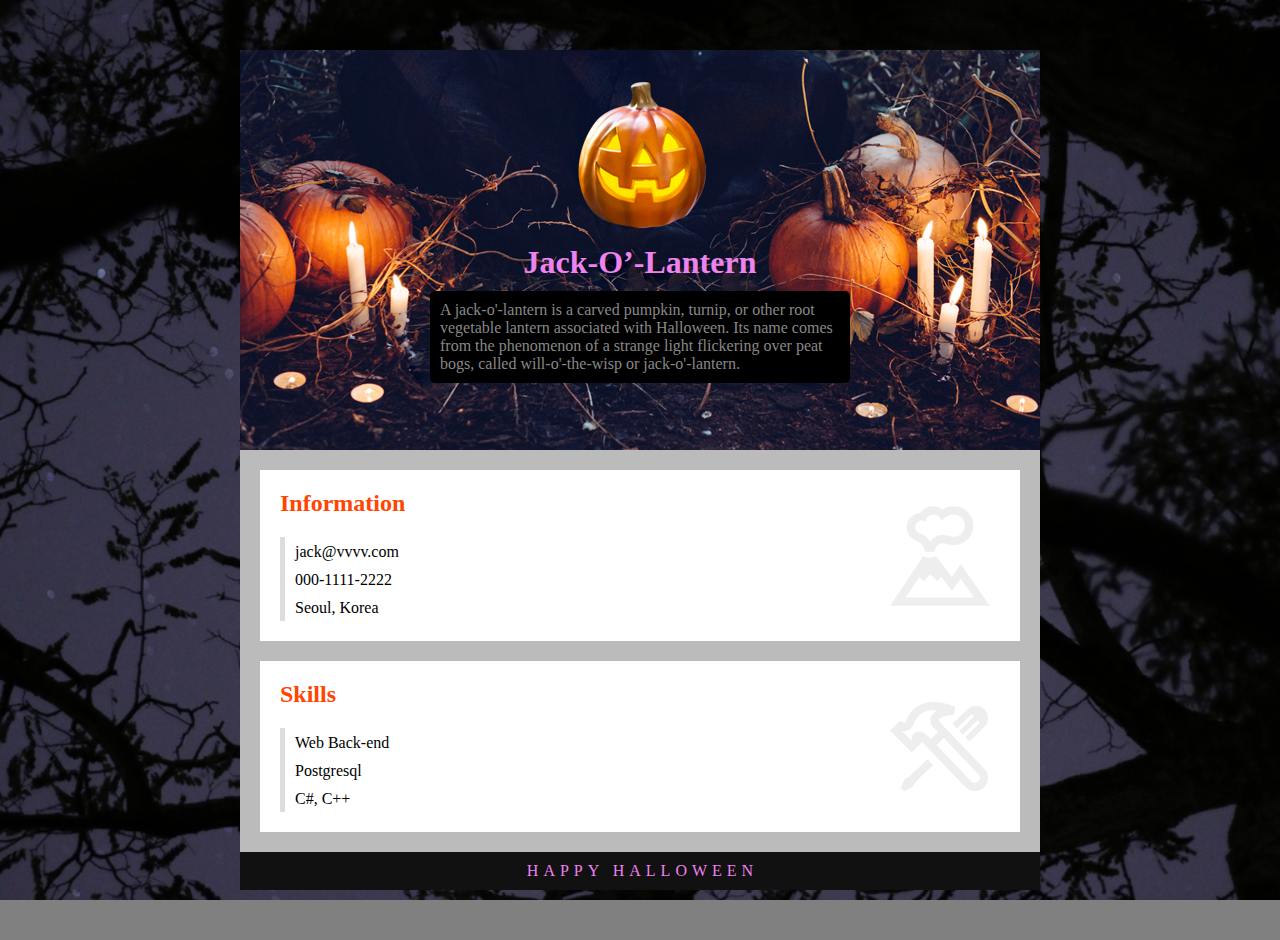
<file: htmlcss-s01e02/index.html>
<!DOCTYPE html>
<html>
	<head>
		<title>About Me!</title>
		<link rel="stylesheet" href="style.css">
	</head>
	<body>
		<div class="wrapper">
			<div class="header">
				<img class="profile" src="images/halloween-profile.png">
				<h1>Jack-O’-Lantern</h1>
				<p>
					A jack-o'-lantern is a carved pumpkin, turnip, or other root vegetable lantern associated with Halloween. Its name comes from the phenomenon of a strange light flickering over peat bogs, called will-o'-the-wisp or jack-o'-lantern.

				</p>
			</div>
			<div class="contents">
				<div class="section">
					<h2>
						Information
					</h2>
					<ul>
						<li>jack@vvvv.com</li>
						<li>000-1111-2222</li>
						<li>Seoul, Korea</li>
					</ul>
				</div>
				<div class="section skills">
					<h2>
						Skills
					</h2>
					<ul>
						<li>Web Back-end</li>
						<li>Postgresql</li>
						<li>C#, C++</li>
					</ul>
				</div>
			</div>
			<div class="footer">
				HAPPY HALLOWEEN
			</div>
			
		</div>
		
	</body>
	
</html>
</file>
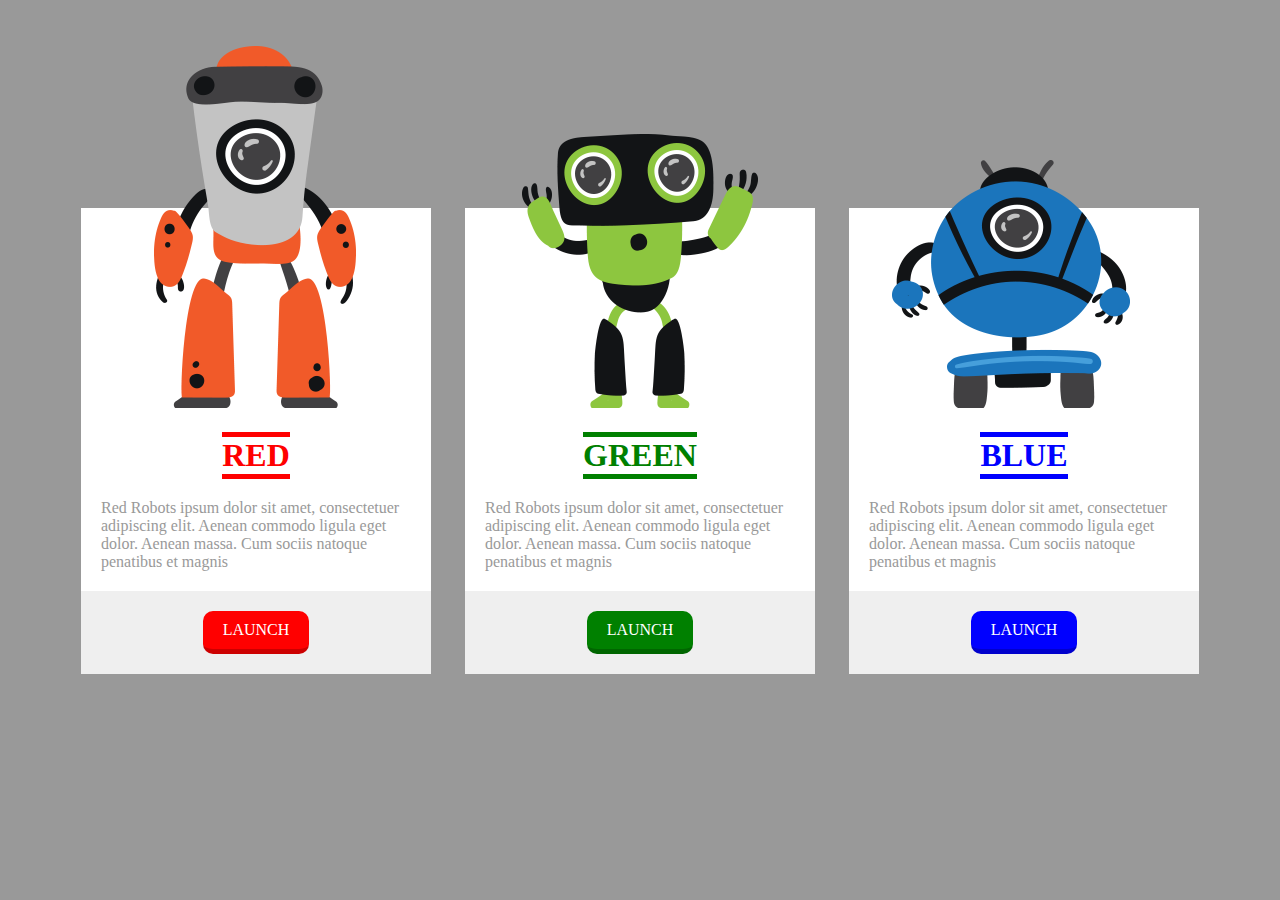
<file: htmlcss-s01e03/index.html>
<!DOCTYPE html>
<html>
    <head>
        <title>Robots</title>
        <link rel="stylesheet" href="style.css">
    </head>
    <body>

		<div class="frame">
			
			<div class="box red">
				<div class="box-contents">
					<img class="box-robbot" src="images/robot-red.png">
					<h1>
						RED
					</h1>
					<p>Red Robots ipsum dolor sit amet, consectetuer adipiscing elit. Aenean commodo ligula eget dolor. Aenean massa. Cum sociis natoque penatibus et magnis</p>
				</div>
				<div class="box-footer">
					<a class="button" href="#"><span>LAUNCH</span></a>
				</div>
			</div>

			<div class="box green">
				<div class="box-contents">
					<img class="box-robbot" src="images/robot-green.png">
					<h1>
						GREEN
					</h1>
					<p>Red Robots ipsum dolor sit amet, consectetuer adipiscing elit. Aenean commodo ligula eget dolor. Aenean massa. Cum sociis natoque penatibus et magnis</p>
				</div>
				<div class="box-footer">
					<a class="button" href="#"><span>LAUNCH</span></a>
				</div>
			</div>

			<div class="box blue">
				<div class="box-contents">
					<img class="box-robbot" src="images/robot-blue.png">
					<h1>
						BLUE
					</h1>
					<p>Red Robots ipsum dolor sit amet, consectetuer adipiscing elit. Aenean commodo ligula eget dolor. Aenean massa. Cum sociis natoque penatibus et magnis</p>
				</div>
				<div class="box-footer">
					<a class="button" href="#"><span>LAUNCH</span></a>
				</div>
			</div>
		</div>
    </body>
</html>
</file>
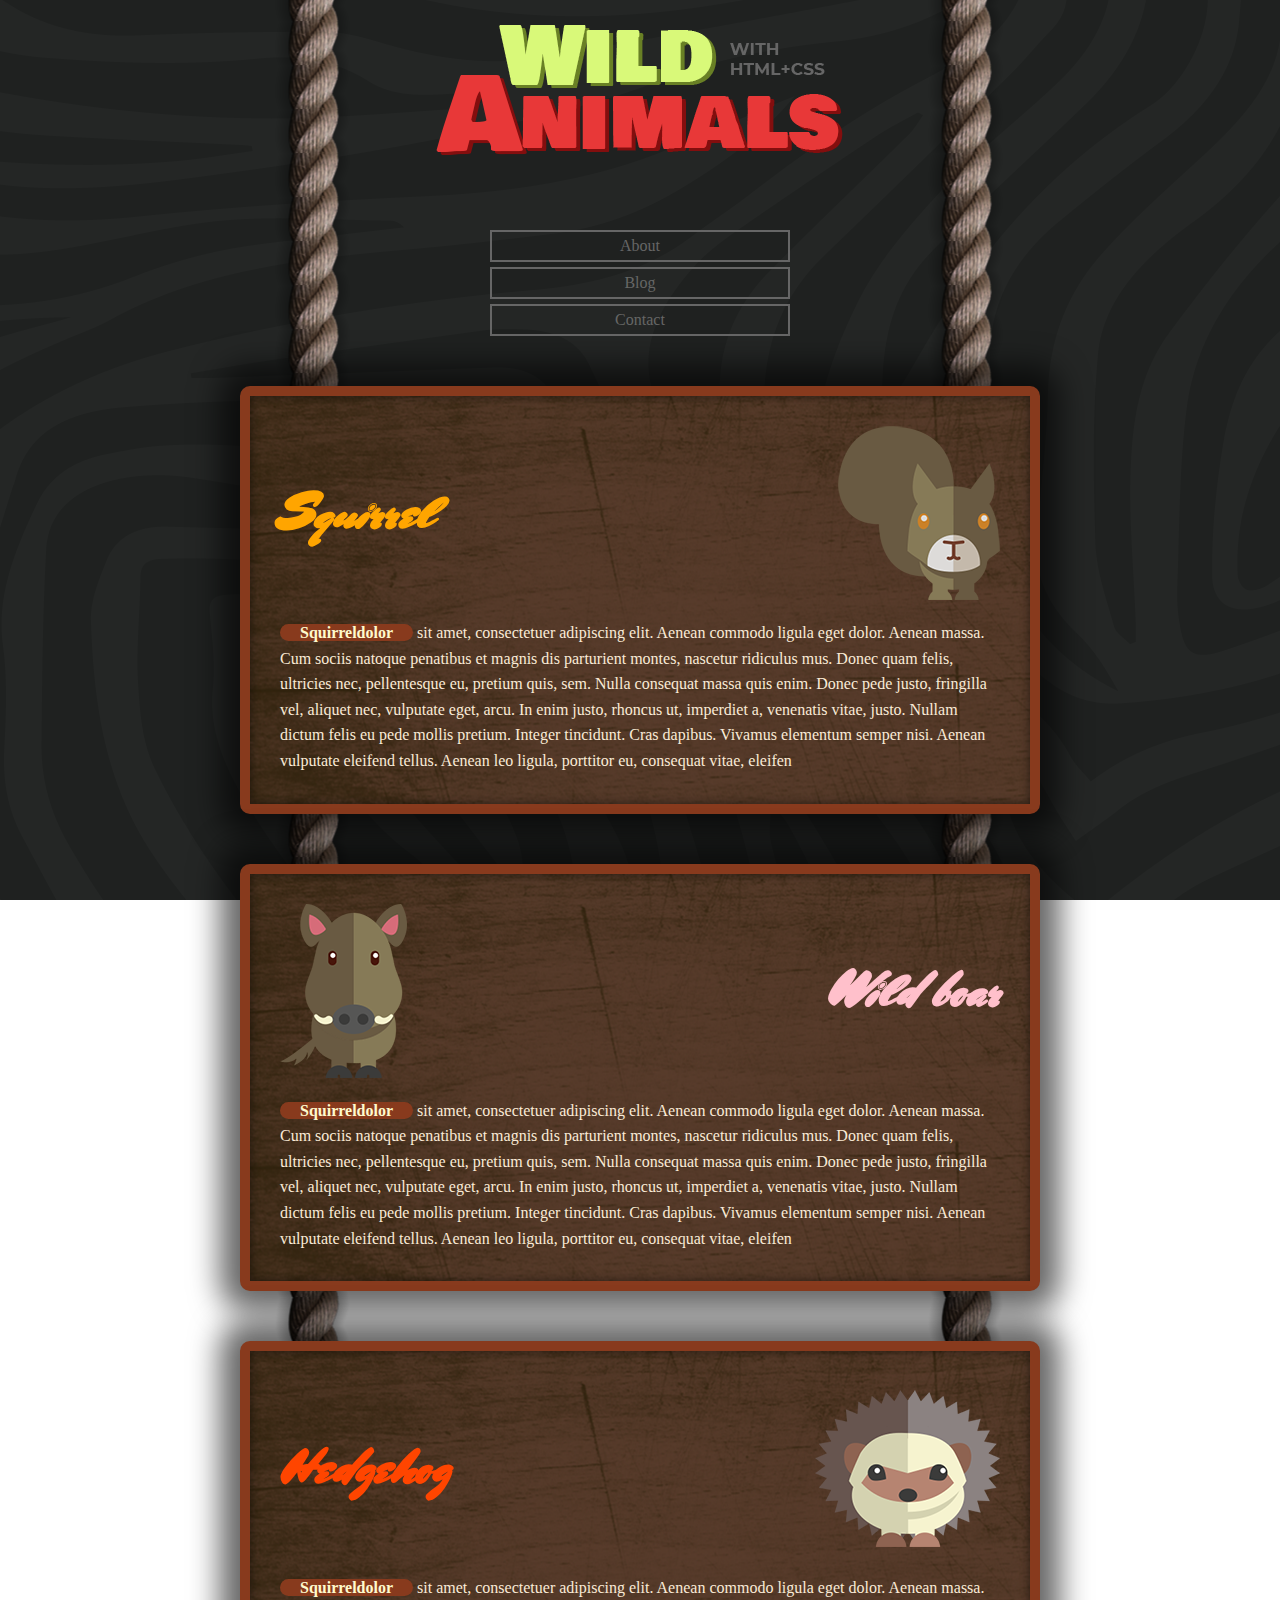
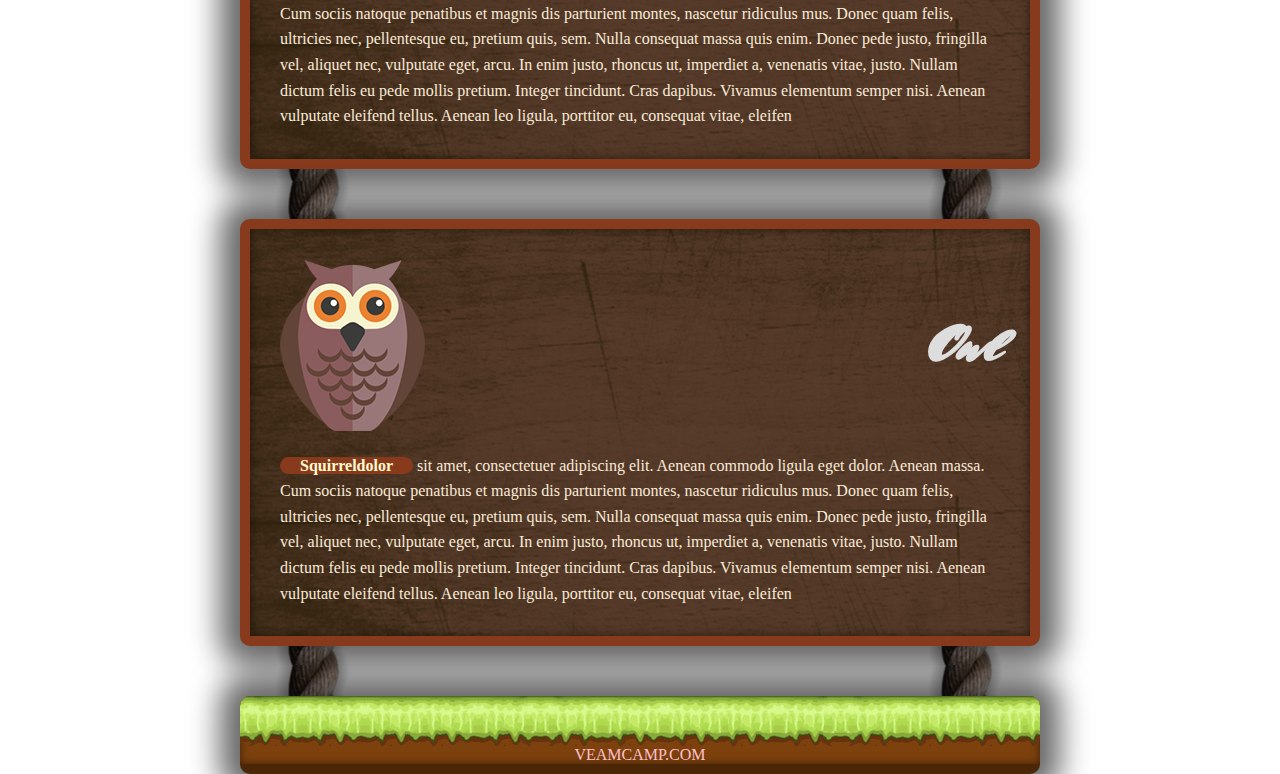
<file: htmlcss-s01e04/index.html>
<!DOCTYPE html>
<html>
    <head>
        <title>Wild Animals</title>
		<link rel="preconnect" href="https://fonts.googleapis.com">
<link rel="preconnect" href="https://fonts.gstatic.com" crossorigin>
<link href="https://fonts.googleapis.com/css2?family=Mrs+Sheppards&display=swap" rel="stylesheet">
        <link rel="stylesheet" href="style.css">
    </head>
    <body>
		<div class="wrapper">
			<div class="header">
				<a class="logo" href="#">
				WHILD ANIMALS WITH HTML+CSS</a>
				
				<ul class="menu">
					<li><a href="">About</a></li>
					<li><a href="">Blog</a></li>
					<li><a href="">Contact</a></li>
					
				</ul>
			</div>
			
			<div class="contents">
				<div class="section">
					<h1 class="animal01">
						Squirrel
					</h1>
					<p><strong>Squirreldolor</strong> sit amet, consectetuer adipiscing elit. Aenean commodo ligula eget dolor. Aenean massa. Cum sociis natoque penatibus et magnis dis parturient montes, nascetur ridiculus mus. Donec quam felis, ultricies nec, pellentesque eu, pretium quis, sem. Nulla consequat massa quis enim. Donec pede justo, fringilla vel, aliquet nec, vulputate eget, arcu. In enim justo, rhoncus ut, imperdiet a, venenatis vitae, justo. Nullam dictum felis eu pede mollis pretium. Integer tincidunt. Cras dapibus. Vivamus elementum semper nisi. Aenean vulputate eleifend tellus. Aenean leo ligula, porttitor eu, consequat vitae, eleifen
					</p>
				</div>
				<div class="section">
					<h1 class="animal02">
						Wild boar
					</h1>
					<p><strong>Squirreldolor</strong> sit amet, consectetuer adipiscing elit. Aenean commodo ligula eget dolor. Aenean massa. Cum sociis natoque penatibus et magnis dis parturient montes, nascetur ridiculus mus. Donec quam felis, ultricies nec, pellentesque eu, pretium quis, sem. Nulla consequat massa quis enim. Donec pede justo, fringilla vel, aliquet nec, vulputate eget, arcu. In enim justo, rhoncus ut, imperdiet a, venenatis vitae, justo. Nullam dictum felis eu pede mollis pretium. Integer tincidunt. Cras dapibus. Vivamus elementum semper nisi. Aenean vulputate eleifend tellus. Aenean leo ligula, porttitor eu, consequat vitae, eleifen
					</p>
				</div>
				<div class="section">
					<h1 class="animal03">
						Hedgehog
					</h1>
					<p><strong>Squirreldolor</strong> sit amet, consectetuer adipiscing elit. Aenean commodo ligula eget dolor. Aenean massa. Cum sociis natoque penatibus et magnis dis parturient montes, nascetur ridiculus mus. Donec quam felis, ultricies nec, pellentesque eu, pretium quis, sem. Nulla consequat massa quis enim. Donec pede justo, fringilla vel, aliquet nec, vulputate eget, arcu. In enim justo, rhoncus ut, imperdiet a, venenatis vitae, justo. Nullam dictum felis eu pede mollis pretium. Integer tincidunt. Cras dapibus. Vivamus elementum semper nisi. Aenean vulputate eleifend tellus. Aenean leo ligula, porttitor eu, consequat vitae, eleifen
					</p>
				</div>
				<div class="section">
					<h1 class="animal04">
						Owl
					</h1>
					<p><strong>Squirreldolor</strong> sit amet, consectetuer adipiscing elit. Aenean commodo ligula eget dolor. Aenean massa. Cum sociis natoque penatibus et magnis dis parturient montes, nascetur ridiculus mus. Donec quam felis, ultricies nec, pellentesque eu, pretium quis, sem. Nulla consequat massa quis enim. Donec pede justo, fringilla vel, aliquet nec, vulputate eget, arcu. In enim justo, rhoncus ut, imperdiet a, venenatis vitae, justo. Nullam dictum felis eu pede mollis pretium. Integer tincidunt. Cras dapibus. Vivamus elementum semper nisi. Aenean vulputate eleifend tellus. Aenean leo ligula, porttitor eu, consequat vitae, eleifen
					</p>
				</div>
			
			</div>			
			<div class="footer">
				
				<p>
					VEAMCAMP.COM
				</p>
			</div>
		</div>
    </body>
</html>
</file>
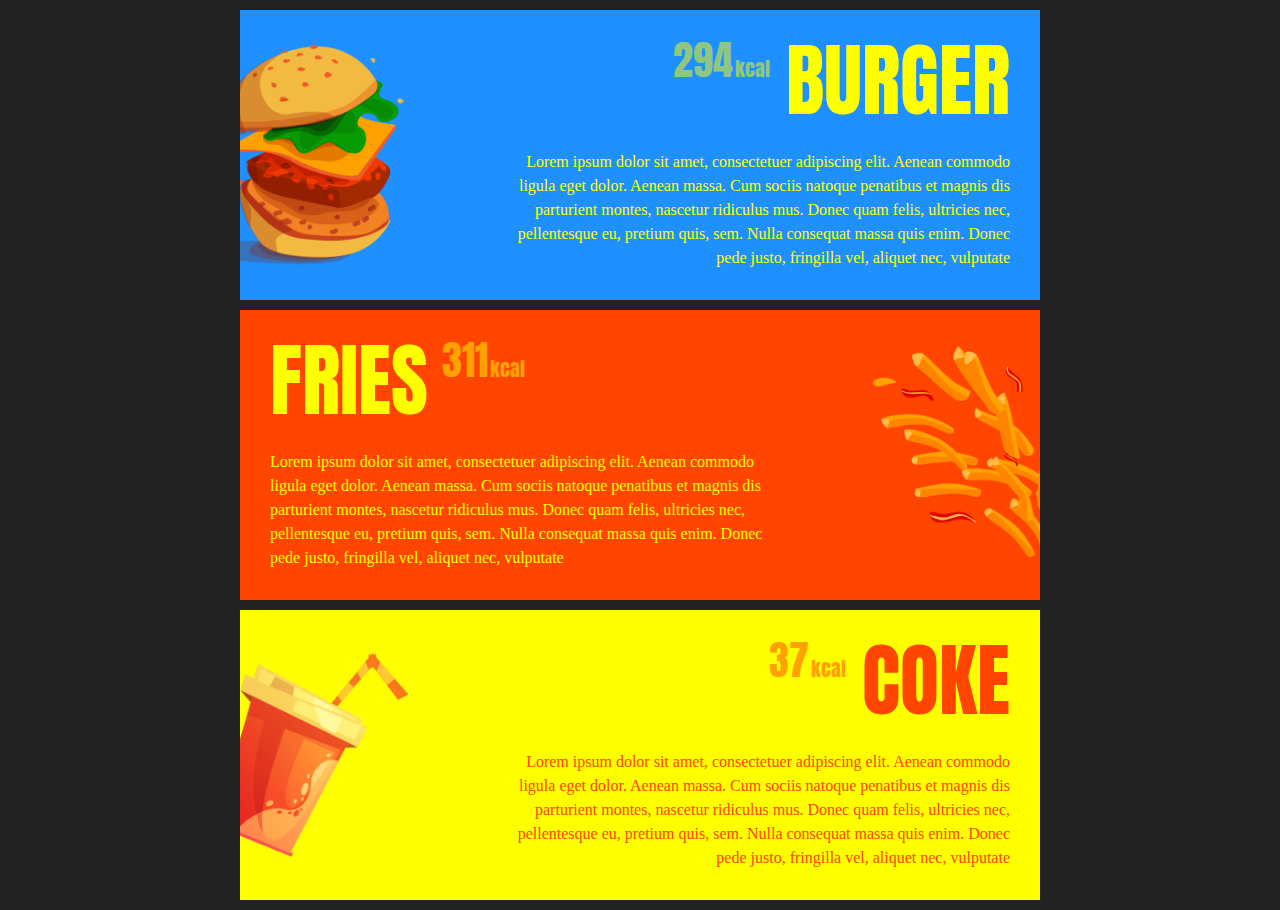
<file: htmlcss-s01e05/index.html>
<!DOCTYPE html>
<html>
    <head>
        <title>FastFood</title>
        <link rel="stylesheet" href="style.css">
		<link rel="preconnect" href="https://fonts.googleapis.com">
		<link rel="preconnect" href="https://fonts.gstatic.com" crossorigin>
		<link href="https://fonts.googleapis.com/css2?family=Anton&display=swap" rel="stylesheet">
    </head>
    <body>

		<div class="wrapper">
			<div class="section blue">
				<img class="section-cover" src="images/burger.png">
				<h1>
					<span>294</span>
					 BURGER
				</h1>
				<p>
					Lorem ipsum dolor sit amet, consectetuer adipiscing elit. Aenean commodo ligula eget dolor. Aenean massa. Cum sociis natoque penatibus et magnis dis parturient montes, nascetur ridiculus mus. Donec quam felis, ultricies nec, pellentesque eu, pretium quis, sem. Nulla consequat massa quis enim. Donec pede justo, fringilla vel, aliquet nec, vulputate
				</p>
			</div>
			<div class="section red">
				<img class="section-cover" src="images/fries.png">
				<h1>
					<span>311</span>
					 FRIES
				</h1>
				<p>
					Lorem ipsum dolor sit amet, consectetuer adipiscing elit. Aenean commodo ligula eget dolor. Aenean massa. Cum sociis natoque penatibus et magnis dis parturient montes, nascetur ridiculus mus. Donec quam felis, ultricies nec, pellentesque eu, pretium quis, sem. Nulla consequat massa quis enim. Donec pede justo, fringilla vel, aliquet nec, vulputate
				</p>
			</div>
			<div class="section yellow">
				<img class="section-cover" src="images/coke.png">
				<h1>
					<span>37</span>
					 COKE
				</h1>
				<p>
					Lorem ipsum dolor sit amet, consectetuer adipiscing elit. Aenean commodo ligula eget dolor. Aenean massa. Cum sociis natoque penatibus et magnis dis parturient montes, nascetur ridiculus mus. Donec quam felis, ultricies nec, pellentesque eu, pretium quis, sem. Nulla consequat massa quis enim. Donec pede justo, fringilla vel, aliquet nec, vulputate
				</p>
			</div>
		</div>

    </body>
</html>
</file>
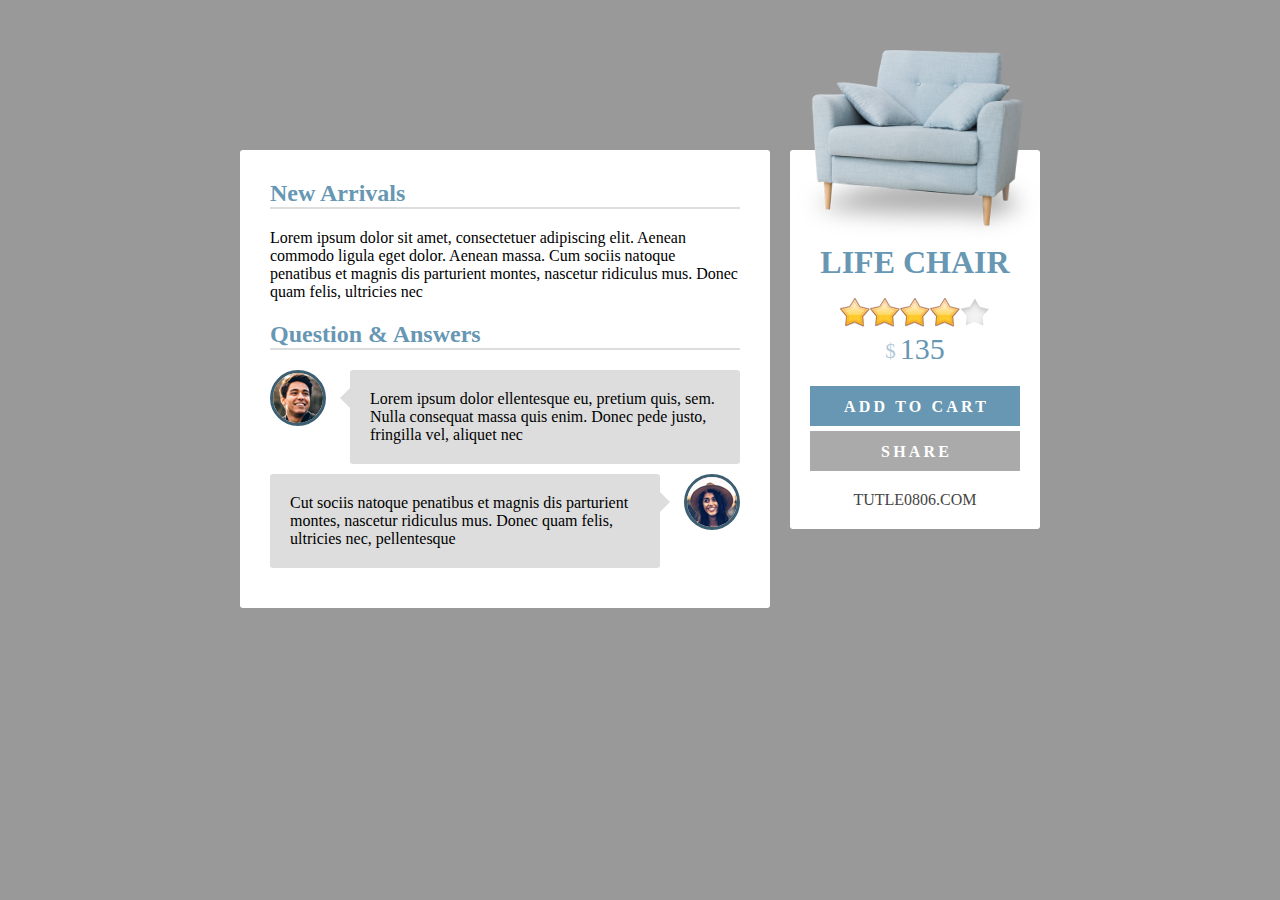
<file: htmlcss-s01e06/index.html>
<!doctype html>
<html>
    <head>
        <title>LIFE CHAIR</title>
        <link rel="stylesheet" href="style.css">
    </head>
    <body>

		<div class="wrapper clearfix">
			<div class="sidebar">
				<img class="cover" src="images/sofa.png">
				<h1 class="title">LIFE CHAIR</h1>
				<div class="sidebar-section">
					<div class="star s04">4</div>
					<p class="price">135</p>
				</div>
				<div class="sidebar-section">
					<a class="button">ADD TO CART</a>
					<a class="button share">SHARE</a>
				</div>
				<div class="sidebar-section">
					TUTLE0806.COM
				</div>
			</div>
			<div class="contents">
				<div class="section">
					<h2 class="section-title">New Arrivals</h2>
					<p>
						Lorem ipsum dolor sit amet, consectetuer adipiscing elit. Aenean commodo ligula eget dolor. Aenean massa. Cum sociis natoque penatibus et magnis dis parturient montes, nascetur ridiculus mus. Donec quam felis, ultricies nec
					</p>
				</div>
				<div class="section">
					<h2 class="section-title">Question & Answers</h2>
					<div class="message question">
						<div class="message-profile">
							<img src="images/profile01.png">
						</div>
						<div class="message-contents">
							<p>
								Lorem ipsum dolor ellentesque eu, pretium quis, sem. Nulla consequat massa quis enim. Donec pede justo, fringilla vel, aliquet nec
							</p>
						</div>
					</div>
					
					<div class="message answer">
						<div class="message-profile">
							<img src="images/profile02.png">
						</div>
						<div class="message-contents">
							<p>
								Cut sociis natoque penatibus et magnis dis parturient montes, nascetur ridiculus mus. Donec quam felis, ultricies nec, pellentesque
							</p>
						</div>

					</div>
				</div>

			</div>
		</div>

    </body>
</html>
</file>
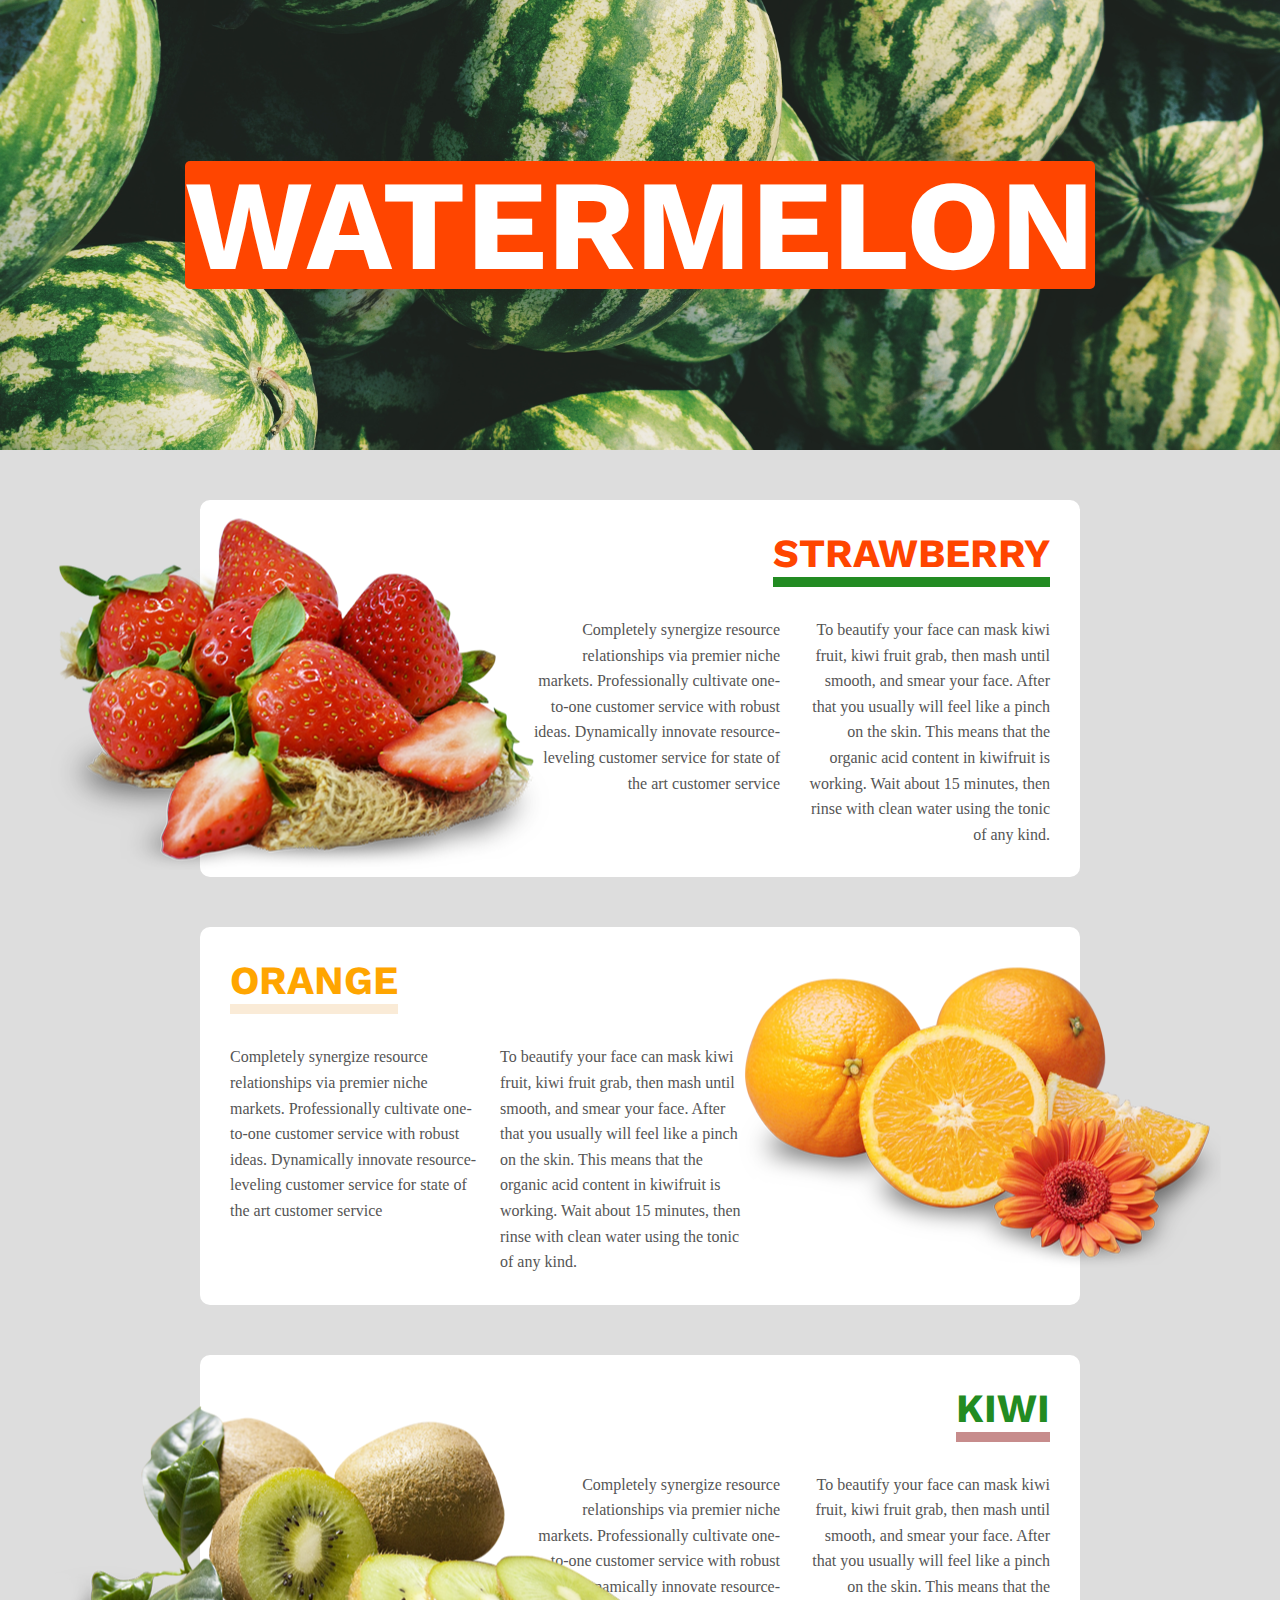
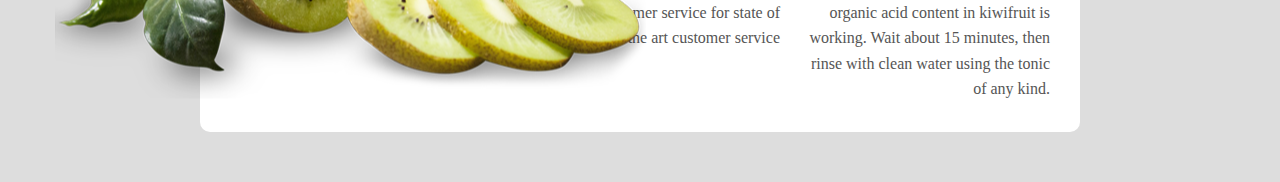
<file: htmlcss-s01e07/index.html>
<!DOCTYPE html>
<html>
    <head>
        <title>Watermelon</title>
        <link rel="stylesheet" href="style.css">
		<link rel="preconnect" href="https://fonts.googleapis.com">
		<link rel="preconnect" href="https://fonts.gstatic.com" crossorigin>
		<link href="https://fonts.googleapis.com/css2?family=Work+Sans:wght@800&display=swap" rel="stylesheet">
    </head>
    <body>
        <div class="cover">
			<h1>
				WATERMELON
			</h1>
		</div>
		<div class="wrapper">
			<div class="section clearfix strawberry">
				<div class="section-contents">
					<h2>
						STRAWBERRY
					</h2>
					<div class="section-paragraph">
						<p>
							Completely synergize resource relationships via premier niche markets. Professionally cultivate one-to-one customer service with robust ideas. Dynamically innovate resource-leveling customer service for state of the art customer service
						</p>
						<p>
							To beautify your face can mask kiwi fruit, kiwi fruit grab, then mash until smooth, and smear your face. After that you usually will feel like a pinch on the skin. This means that the organic acid content in kiwifruit is working. Wait about 15 minutes, then rinse with clean water using the tonic of any kind.
						</p>
					</div>
				</div>
				<img class="section-cover" src="images/strawberry.png">
			</div>
			<div class="section clearfix orange">
				<div class="section-contents">
					<h2>
						ORANGE
					</h2>
					<div class="section-paragraph">
						<p>
							Completely synergize resource relationships via premier niche markets. Professionally cultivate one-to-one customer service with robust ideas. Dynamically innovate resource-leveling customer service for state of the art customer service
						</p>
						<p>
							To beautify your face can mask kiwi fruit, kiwi fruit grab, then mash until smooth, and smear your face. After that you usually will feel like a pinch on the skin. This means that the organic acid content in kiwifruit is working. Wait about 15 minutes, then rinse with clean water using the tonic of any kind.
						</p>
					</div>
				</div>
				<img class="section-cover" src="images/orange.png">
			</div>
			<div class="section clearfix kiwi">
				<div class="section-contents">
					<h2>
						KIWI
					</h2>
					<div class="section-paragraph">
						<p>
							Completely synergize resource relationships via premier niche markets. Professionally cultivate one-to-one customer service with robust ideas. Dynamically innovate resource-leveling customer service for state of the art customer service
						</p>
						<p>
							To beautify your face can mask kiwi fruit, kiwi fruit grab, then mash until smooth, and smear your face. After that you usually will feel like a pinch on the skin. This means that the organic acid content in kiwifruit is working. Wait about 15 minutes, then rinse with clean water using the tonic of any kind.
						</p>
					</div>
				</div>
				<img class="section-cover" src="images/kiwi.png">
			</div>
		</div>
        
    </body>
</html>
</file>
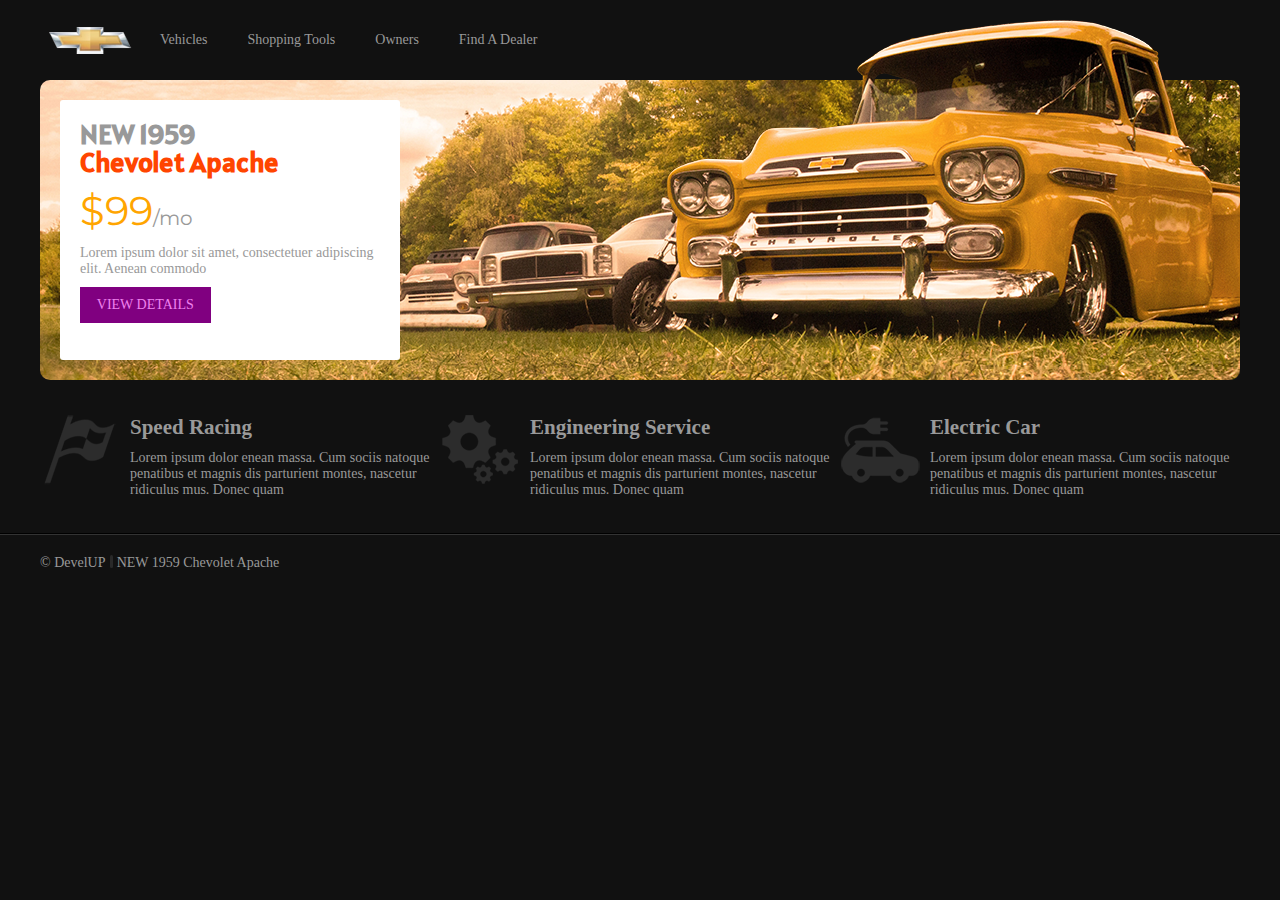
<file: htmlcss-s01e08/index.html>
<!DOCTYPE html>
<html>
    <head>
        <title>NEW 1959</title>
        <link rel="stylesheet" href="style.css">
		<link rel="preconnect" href="https://fonts.googleapis.com">
		<link rel="preconnect" href="https://fonts.gstatic.com" crossorigin>
		<link href="https://fonts.googleapis.com/css2?family=Alatsi&display=swap" rel="stylesheet">
		<link rel="preconnect" href="https://fonts.googleapis.com">
		<link rel="preconnect" href="https://fonts.gstatic.com" crossorigin>
		<link href="https://fonts.googleapis.com/css2?family=Alatsi&family=Montserrat:wght@900&display=swap" rel="stylesheet">
    </head>
    <body>
		<div class="header">
			<div class="wrapper clearfix">
			<a href="#" class="logo">chevolet</a>
			<ul class="menu">
				<li><a href="">Vehicles</a></li>
				<li><a href="">Shopping Tools</a></li>
				<li><a href="">Owners</a></li>
				<li><a href="">Find A Dealer</a></li>
			</ul>
			</div>
		</div>
		<div class="contents">
			<div class="wrapper">
				<div class="cover">
					<img src="images/new.png" class="cover-car">
					<dis class="cover-contents">
						<h1>NEW 1959<string>Chevolet Apache</string></h1>
						<p class="price">99</p>
						<p class="discription">Lorem ipsum dolor sit amet, consectetuer adipiscing elit. Aenean commodo</p>
						<a href="#" class="button">VIEW DETAILS</a>
					</dis>
				</div>
				<ul class="service clearfix">
					<li class="service-item">
						<img class="service-item-cover" src="images/flag.png">
						<div class="service-item-contents">
							<h2>Speed Racing</h2>
							<p>Lorem ipsum dolor enean massa. Cum sociis natoque penatibus et magnis dis parturient montes, nascetur ridiculus mus. Donec quam</p>
						</div>
					</li>
					<li class="service-item">
						<img class="service-item-cover" src="images/gear.png">
						<div class="service-item-contents">
							<h2>Engineering Service</h2>
							<p>Lorem ipsum dolor enean massa. Cum sociis natoque penatibus et magnis dis parturient montes, nascetur ridiculus mus. Donec quam</p>
						</div>
					</li>
					<li class="service-item">
						<img class="service-item-cover" src="images/car.png">
						<div class="service-item-contents">
							<h2>Electric Car</h2>
							<p>Lorem ipsum dolor enean massa. Cum sociis natoque penatibus et magnis dis parturient montes, nascetur ridiculus mus. Donec quam</p>
						</div>
					</li>
				</ul>
			</div>
		</div>
		<div class="footer">
			<div class="wrapper">
			<string class="footer-logo">© DevelUP</string>NEW 1959 Chevolet Apache
			</div>
		</div>

    </body>
</html>
</file>
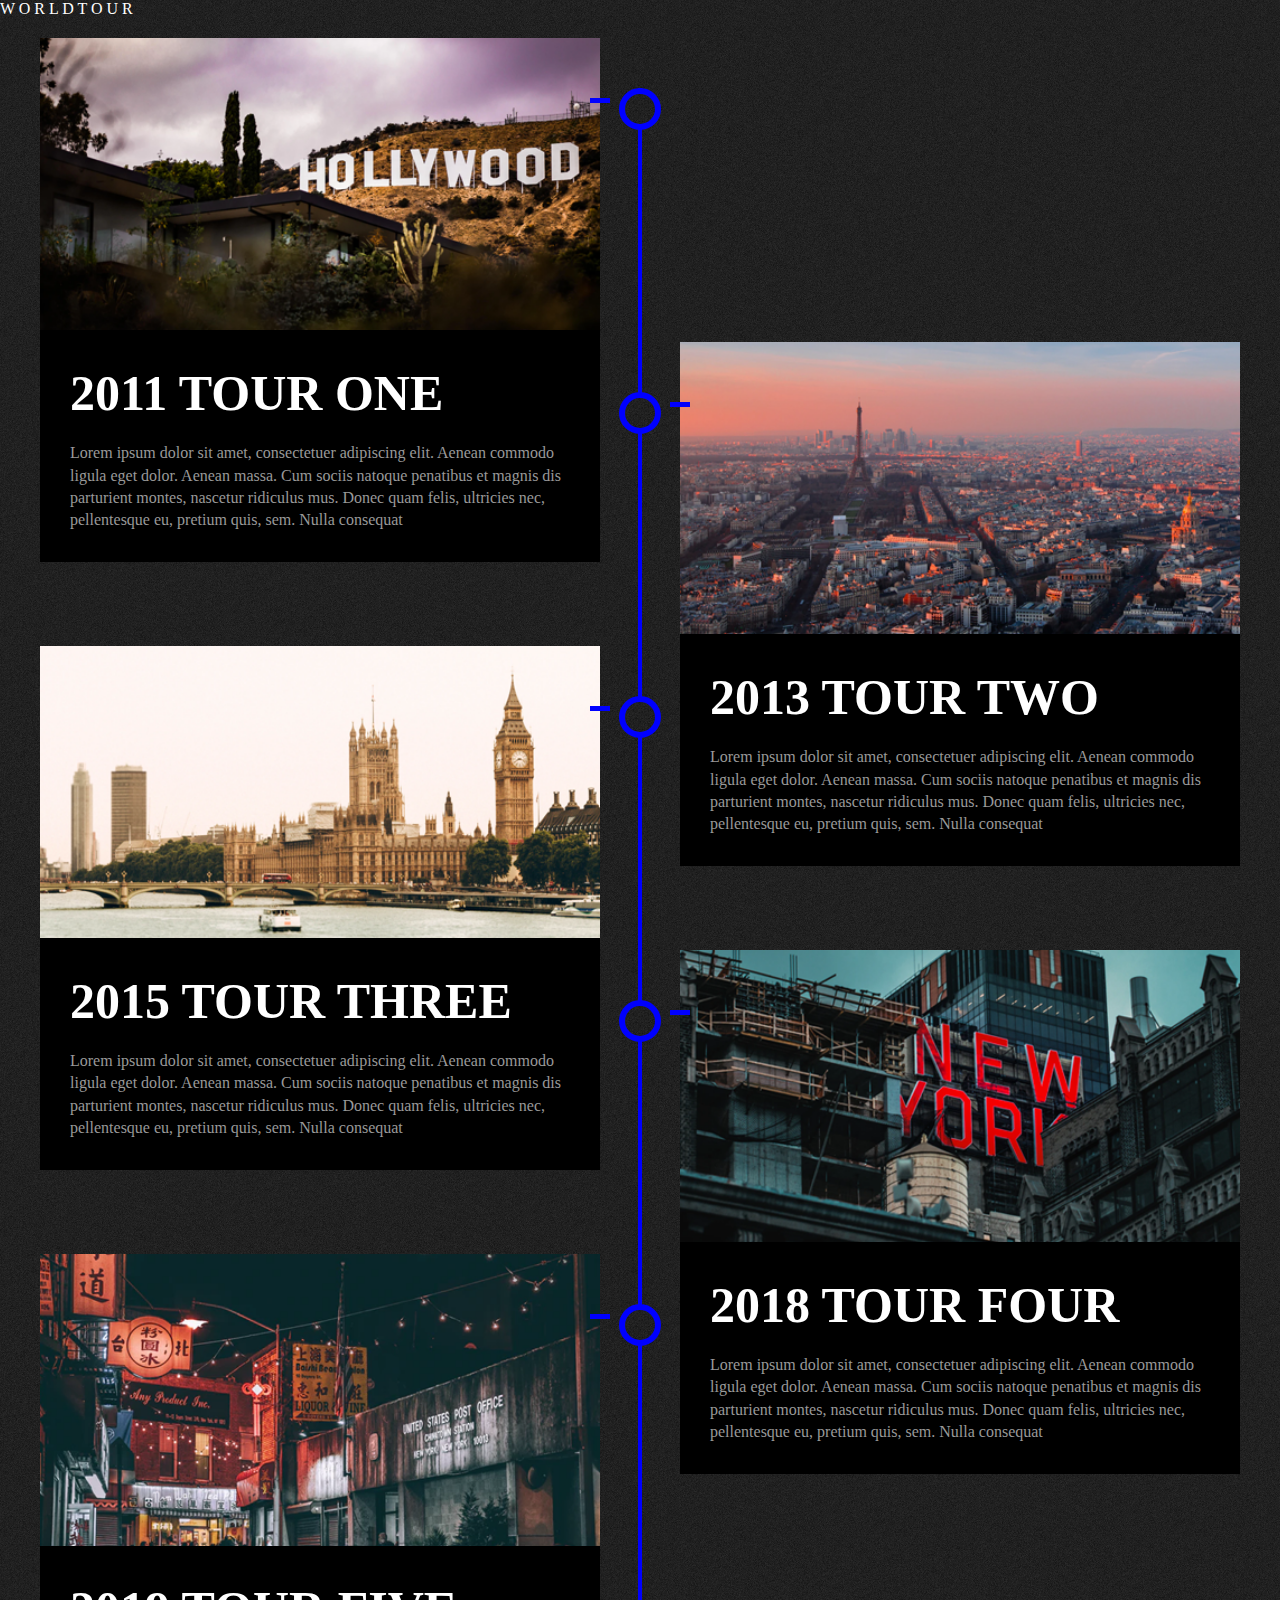
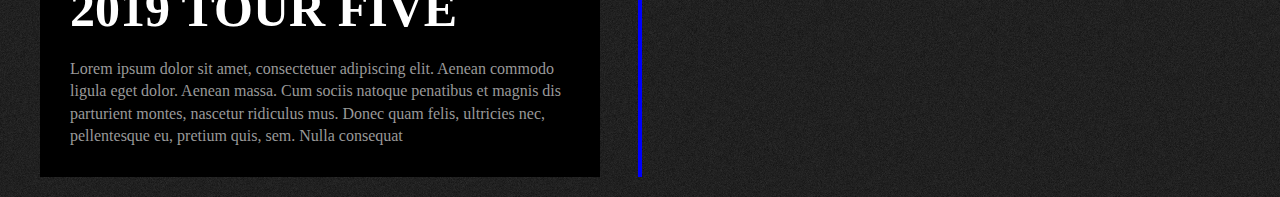
<file: htmlcss-s02e01/index.html>
<!DOCTYPE html>
<html>
    <head>
		<meta name="viewport" content="width=device-width,initial-scale=1.0"
        <title>W O R L D T O U R</title>
        <link rel="stylesheet" href="style.css">
    </head>
    <body>
		
		<div class="wrapper">
			<ul class="timeline">
				<li class="timeline-item">
					<div class="tour">
						<img class="tour-cover" src="images/cover01.png">
						<div class="tour-contents">
							<h2><strong>2011</strong> TOUR ONE </h2>
							<p>
								Lorem ipsum dolor sit amet, consectetuer adipiscing elit. Aenean commodo ligula eget dolor. Aenean massa. Cum sociis natoque penatibus et magnis dis parturient montes, nascetur ridiculus mus. Donec quam felis, ultricies nec, pellentesque eu, pretium quis, sem. Nulla consequat
							</p>
						</div>
					   
					</div>
				</li>
				<li class="timeline-item">
					<div class="tour">
						<img class="tour-cover" src="images/cover02.png">
						<div class="tour-contents">
							<h2><strong>2013</strong> TOUR TWO </h2>
							<p>
								Lorem ipsum dolor sit amet, consectetuer adipiscing elit. Aenean commodo ligula eget dolor. Aenean massa. Cum sociis natoque penatibus et magnis dis parturient montes, nascetur ridiculus mus. Donec quam felis, ultricies nec, pellentesque eu, pretium quis, sem. Nulla consequat
							</p>
						</div>
					   
					</div>
				</li>
				<li class="timeline-item">
					<div class="tour">
						<img class="tour-cover" src="images/cover03.png">
						<div class="tour-contents">
							<h2><strong>2015</strong> TOUR THREE </h2>
							<p>
								Lorem ipsum dolor sit amet, consectetuer adipiscing elit. Aenean commodo ligula eget dolor. Aenean massa. Cum sociis natoque penatibus et magnis dis parturient montes, nascetur ridiculus mus. Donec quam felis, ultricies nec, pellentesque eu, pretium quis, sem. Nulla consequat
							</p>
						</div>
					   
					</div>
				</li>
				<li class="timeline-item">
					<div class="tour">
						<img class="tour-cover" src="images/cover04.png">
						<div class="tour-contents">
							<h2><strong>2018</strong> TOUR FOUR </h2>
							<p>
								Lorem ipsum dolor sit amet, consectetuer adipiscing elit. Aenean commodo ligula eget dolor. Aenean massa. Cum sociis natoque penatibus et magnis dis parturient montes, nascetur ridiculus mus. Donec quam felis, ultricies nec, pellentesque eu, pretium quis, sem. Nulla consequat
							</p>
						</div>
					   
					</div>
				</li>
				<li class="timeline-item">
					<div class="tour">
						<img class="tour-cover" src="images/cover05.png">
						<div class="tour-contents">
							<h2><strong>2019</strong> TOUR FIVE </h2>
							<p>
								Lorem ipsum dolor sit amet, consectetuer adipiscing elit. Aenean commodo ligula eget dolor. Aenean massa. Cum sociis natoque penatibus et magnis dis parturient montes, nascetur ridiculus mus. Donec quam felis, ultricies nec, pellentesque eu, pretium quis, sem. Nulla consequat
							</p>
						</div>
					   
					</div>
				</li>

			</ul>
		</div>
		
    </body>
</html>
</file>
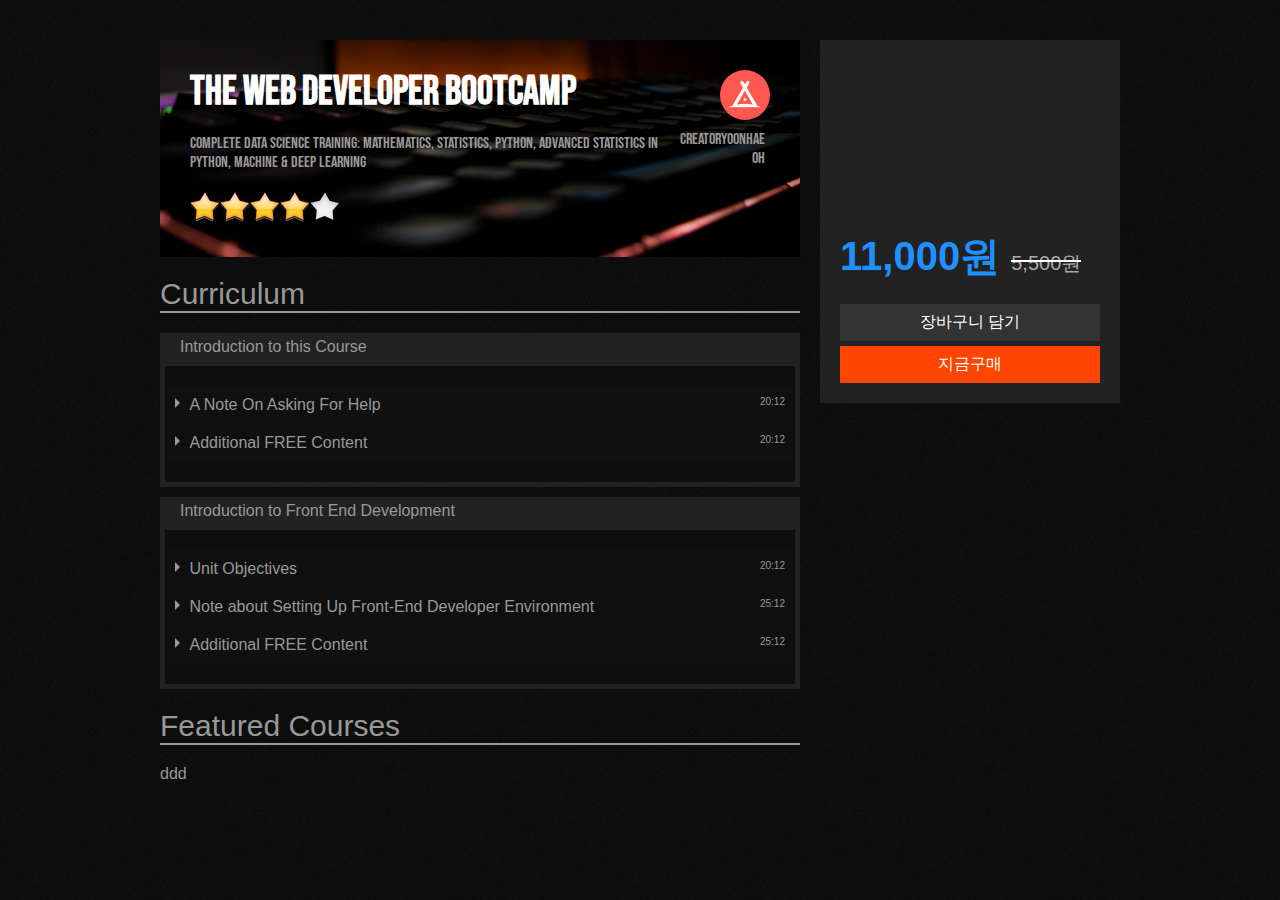
<file: htmlcss-s02e02/index.html>
<!DOCTYPE html>
<html>
    <head>
        <link rel="stylesheet" href="style.css">
		<link rel="preconnect" href="https://fonts.googleapis.com">
		<link rel="preconnect" href="https://fonts.gstatic.com" crossorigin>
		<link href="https://fonts.googleapis.com/css2?family=Alatsi&family=Bebas+Neue&family=Montserrat:wght@900&display=swap" rel="stylesheet">
    </head>
    <body>
		<div class="contents">

			<div class="l_wrapper">
				<div class="l_sidebar">
					<div class="checkout clearfix">
						<div class="video">
							
							<iframe class="video-iframe" width="560" height="315" src="https://www.youtube.com/embed/TZjB94sA3IU" title="YouTube video player" frameborder="0" allow="accelerometer; autoplay; clipboard-write; encrypted-media; gyroscope; picture-in-picture" allowfullscreen></iframe>
						</div>
						<div class="checkout-section">
							<p class="price">
								11,000원
								<span class="price-discount">
									5,500원
								</span>
							</p>
						</div>
						<div class="checkout-section">
							<a class="button button_block mb_5" href="">
								장바구니 담기
							</a>
							<a class="button button_block button_important" href="">
								지금구매
							</a>
						</div>
						
					</div>
				</div>
				<div class="l_main">
					<div class="course">
						<div class="course-cover">
							<div class="course-creator"> 
								<img class="course-creator-logo" src="images/logo.png">
								<div class="course-creator-contents">
									<string>Creator</string>Yoonhae Oh
								</div>
							</div>
							<div class="course-title">
								<h1>The Web Developer Bootcamp</h1>
								<p>Complete Data Science Training: Mathematics, Statistics, Python, Advanced Statistics in Python, Machine & Deep Learning</p>
								<div class="star s04">
									
								</div>
							</div>
						</div>
						<div class="course-section">
							<h2>Curriculum</h2>
							<div class="course-section-contents">
								<ul class="curriculum">
									<li class="curriculum-item clearfix">
										<h3>Introduction to this Course</h3>
										<ul class="curriculum-item-list">
											<li>
												<a class="curriculum-link" href="">
													<span>20:12</span>
													A Note On Asking For Help
												</a>
											</li>
											<li>
												<a class="curriculum-link" href="">
													<span>20:12</span>
													Additional FREE Content
												</a>
											</li>
										</ul>
									</li>
									<li class="curriculum-item clearfix">
										<h3>Introduction to Front End Development</h3>
										<ul class="curriculum-item-list">
											<li>
												<a class="curriculum-link" href="">
													<span>20:12</span>
													Unit Objectives
												</a>
											</li>
											<li>
												<a class="curriculum-link" href="">
													<span>25:12</span>
													Note about Setting Up Front-End Developer Environment
												</a>
											</li>
											<li>
												<a class="curriculum-link" href="">
													<span>25:12</span>
													Additional FREE Content
												</a>
											</li>
										</ul>
									</li>
								</ul>
								
							</div>
						</div>
						<div class="course-section">
							<h2>Featured Courses</h2>
							<div class="course-section-contents">
								ddd
								
							</div>
						</div>
					</div>
				</div>
			</div>
		</div>

    </body>
</html>
</file>
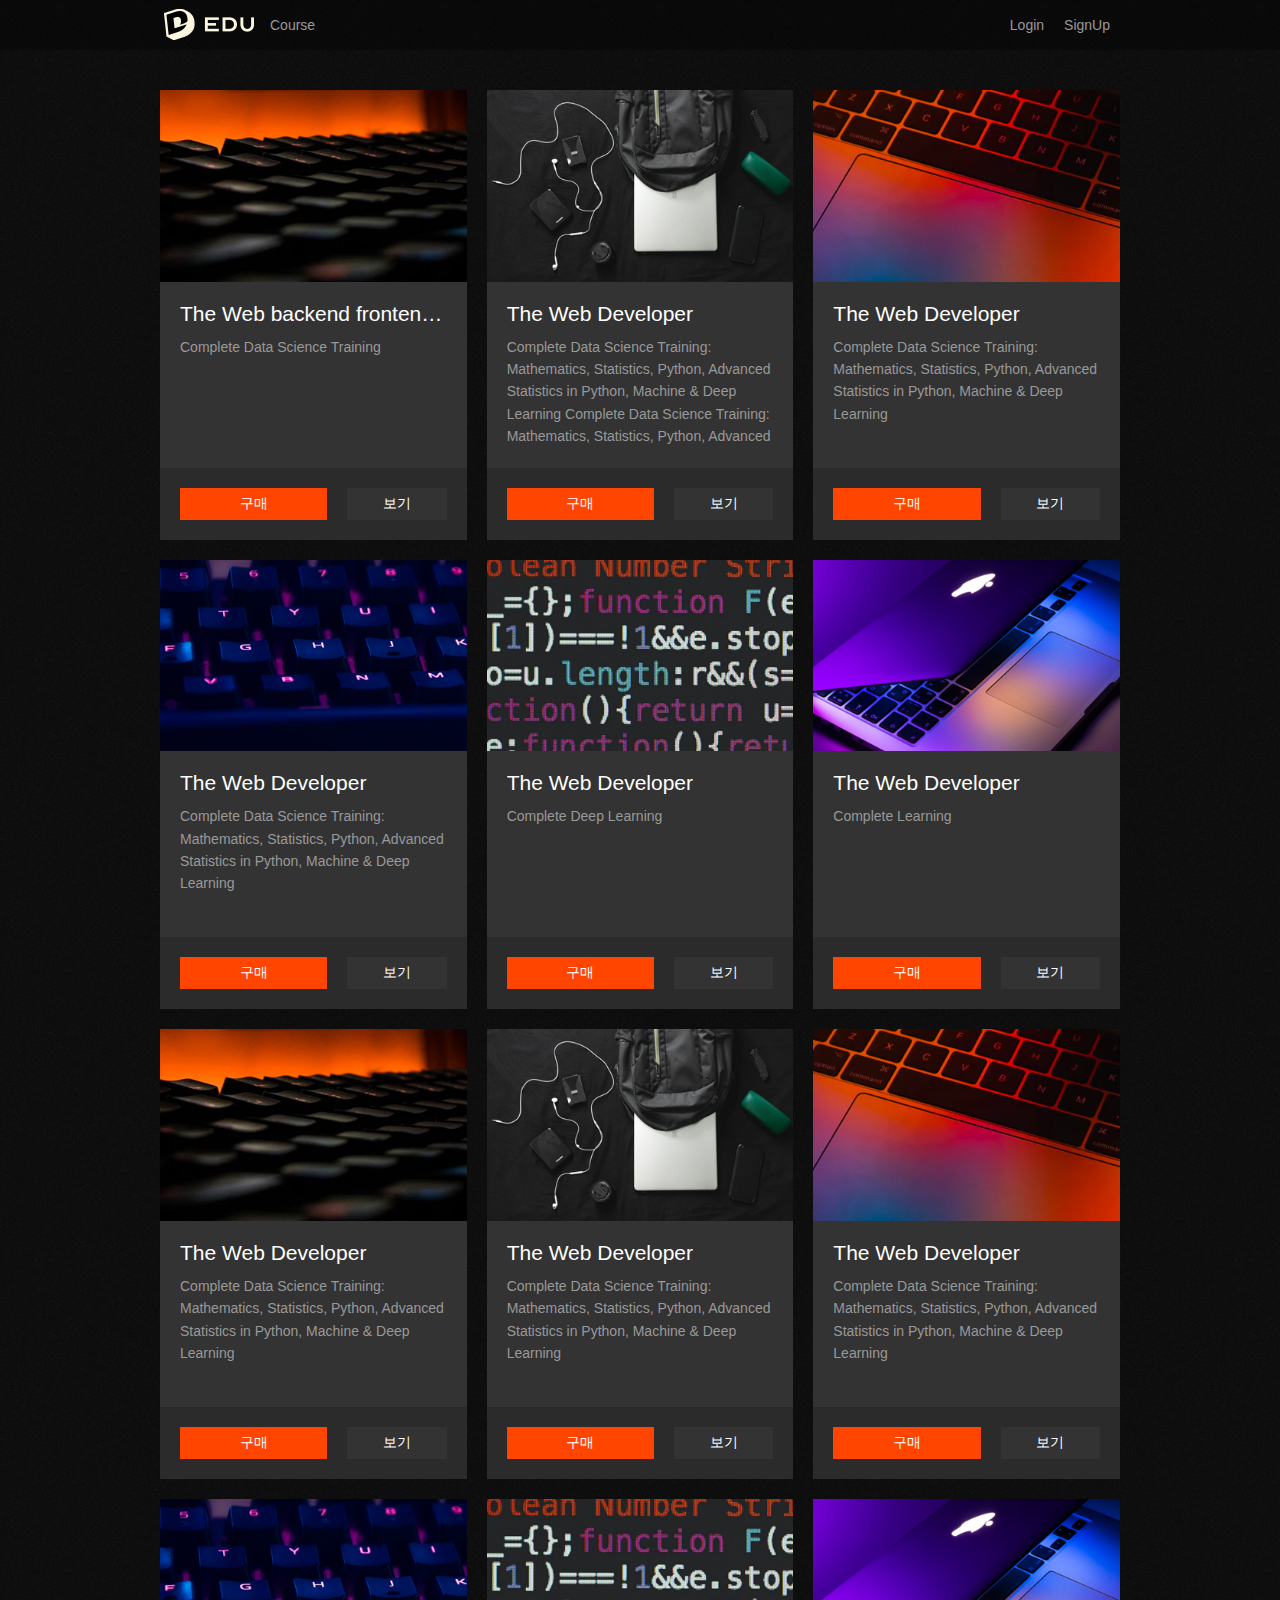
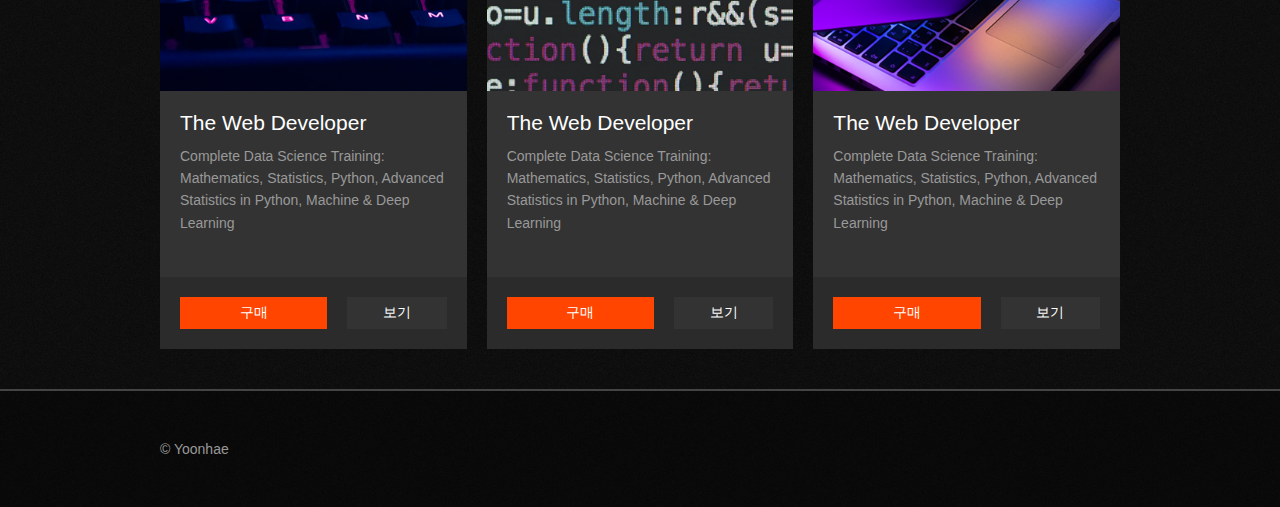
<file: htmlcss-s02e03/index.html>
<!DOCTYPE html>
<html>
    <head>
        <title>Course</title>
        <meta chaset="utf-8">
        <meta name="viewport" content="width=device-width, initial-scale=1.0"> 
        <link rel="stylesheet" href="style.css">
    </head>
    <body>

        <div class="header">
			<div class="l_wrapper clearfix">
                <a class="header-logo" href="">
					<img src="images/header-logo.png">
				</a>
				<ul class="header-menu">
					<li><a href="">Course</a></li>
				</ul>
				<ul class="header-menu header-menu_right">
					<li><a href="">Login</a></li>
					<li><a href="">SignUp</a></li>
				</ul>
            </div>
        </div>
		
		<div class="contents">
			<div class="l_wrapper">
				
                <ul class="l_row clearfix">
					<li class="l_col l_col_4_12 l_col_tablet_6_12 l_col_mobile_12_12 l_col_ld_2_12">
						<div class="item">
							<img class="item-cover" src="images/cover01.png">
							<div class="item-contents">
								<h2>The Web backend frontend Developer</h2>
								<p>Complete Data Science Training</p>
							</div>
							<div class="item-footer">
								<ul class="l_row clearfix">
									<li class="l_col l_col_7_12">
										<a class="button button_block button_important" href="">구매</a>
									</li>
									<li class="l_col l_col_5_12">
										<a class="button button_block" href="">보기</a>
									</li>
								</ul>
							</div>
						</div>
					</li>
					<li class="l_col l_col_4_12 l_col_tablet_6_12 l_col_mobile_12_12 l_col_ld_2_12">
						<div class="item">
							<img class="item-cover" src="images/cover02.png">
							<div class="item-contents">
								<h2>The Web Developer</h2>
								<p>Complete Data Science Training: Mathematics, Statistics, Python, Advanced Statistics in Python, Machine & Deep Learning Complete Data Science Training: Mathematics, Statistics, Python, Advanced Statistics in Python, Machine & Deep Learning Complete Data Science Training: Mathematics, Statistics, Python, Advanced Statistics in Python, Machine & Deep Learning</p>
							</div>
							<div class="item-footer">
								<ul class="l_row clearfix">
									<li class="l_col l_col_7_12">
										<a class="button button_block button_important" href="">구매</a>
									</li>
									<li class="l_col l_col_5_12">
										<a class="button button_block" href="">보기</a>
									</li>
								</ul>
							</div>
						</div>
					</li>
					<li class="l_col l_col_4_12 l_col_tablet_6_12 l_col_mobile_12_12 l_col_ld_2_12">
						<div class="item">
							<img class="item-cover" src="images/cover03.png">
							<div class="item-contents">
								<h2>The Web Developer</h2>
								<p>Complete Data Science Training: Mathematics, Statistics, Python, Advanced Statistics in Python, Machine & Deep Learning</p>
							</div>
							<div class="item-footer">
								<ul class="l_row clearfix">
									<li class="l_col l_col_7_12">
										<a class="button button_block button_important" href="">구매</a>
									</li>
									<li class="l_col l_col_5_12">
										<a class="button button_block" href="">보기</a>
									</li>
								</ul>
							</div>
						</div>
					</li>
					<li class="l_col l_col_4_12 l_col_tablet_6_12 l_col_mobile_12_12 l_col_ld_2_12">
						<div class="item">
							<img class="item-cover" src="images/cover04.png">
							<div class="item-contents">
								<h2>The Web Developer</h2>
								<p>Complete Data Science Training: Mathematics, Statistics, Python, Advanced Statistics in Python, Machine & Deep Learning</p>
							</div>
							<div class="item-footer">
								<ul class="l_row clearfix">
									<li class="l_col l_col_7_12">
										<a class="button button_block button_important" href="">구매</a>
									</li>
									<li class="l_col l_col_5_12">
										<a class="button button_block" href="">보기</a>
									</li>
								</ul>
							</div>
						</div>
					</li>
					<li class="l_col l_col_4_12 l_col_tablet_6_12 l_col_mobile_12_12 l_col_ld_2_12">
						<div class="item">
							<img class="item-cover" src="images/cover05.png">
							<div class="item-contents">
								<h2>The Web Developer</h2>
								<p>Complete Deep Learning</p>
							</div>
							<div class="item-footer">
								<ul class="l_row clearfix">
									<li class="l_col l_col_7_12">
										<a class="button button_block button_important" href="">구매</a>
									</li>
									<li class="l_col l_col_5_12">
										<a class="button button_block" href="">보기</a>
									</li>
								</ul>
							</div>
						</div>
					</li>
					
					<li class="l_col l_col_4_12 l_col_tablet_6_12 l_col_mobile_12_12 l_col_ld_2_12">
						<div class="item">
							<img class="item-cover" src="images/cover06.png">
							<div class="item-contents">
								<h2>The Web Developer</h2>
								<p>Complete Learning</p>
							</div>
							<div class="item-footer">
								<ul class="l_row clearfix">
									<li class="l_col l_col_7_12">
										<a class="button button_block button_important" href="">구매</a>
									</li>
									<li class="l_col l_col_5_12">
										<a class="button button_block" href="">보기</a>
									</li>
								</ul>
							</div>
						</div>
					</li>
<li class="l_col l_col_4_12 l_col_tablet_6_12 l_col_mobile_12_12 l_col_ld_2_12">
						<div class="item">
							<img class="item-cover" src="images/cover01.png">
							<div class="item-contents">
								<h2>The Web Developer</h2>
								<p>Complete Data Science Training: Mathematics, Statistics, Python, Advanced Statistics in Python, Machine & Deep Learning</p>
							</div>
							<div class="item-footer">
								<ul class="l_row clearfix">
									<li class="l_col l_col_7_12">
										<a class="button button_block button_important" href="">구매</a>
									</li>
									<li class="l_col l_col_5_12">
										<a class="button button_block" href="">보기</a>
									</li>
								</ul>
							</div>
						</div>
					</li>
					<li class="l_col l_col_4_12 l_col_tablet_6_12 l_col_mobile_12_12 l_col_ld_2_12">
						<div class="item">
							<img class="item-cover" src="images/cover02.png">
							<div class="item-contents">
								<h2>The Web Developer</h2>
								<p>Complete Data Science Training: Mathematics, Statistics, Python, Advanced Statistics in Python, Machine & Deep Learning</p>
							</div>
							<div class="item-footer">
								<ul class="l_row clearfix">
									<li class="l_col l_col_7_12">
										<a class="button button_block button_important" href="">구매</a>
									</li>
									<li class="l_col l_col_5_12">
										<a class="button button_block" href="">보기</a>
									</li>
								</ul>
							</div>
						</div>
					</li>
					<li class="l_col l_col_4_12 l_col_tablet_6_12 l_col_mobile_12_12 l_col_ld_2_12">
						<div class="item">
							<img class="item-cover" src="images/cover03.png">
							<div class="item-contents">
								<h2>The Web Developer</h2>
								<p>Complete Data Science Training: Mathematics, Statistics, Python, Advanced Statistics in Python, Machine & Deep Learning</p>
							</div>
							<div class="item-footer">
								<ul class="l_row clearfix">
									<li class="l_col l_col_7_12">
										<a class="button button_block button_important" href="">구매</a>
									</li>
									<li class="l_col l_col_5_12">
										<a class="button button_block" href="">보기</a>
									</li>
								</ul>
							</div>
						</div>
					</li>
					<li class="l_col l_col_4_12 l_col_tablet_6_12 l_col_mobile_12_12 l_col_ld_2_12">
						<div class="item">
							<img class="item-cover" src="images/cover04.png">
							<div class="item-contents">
								<h2>The Web Developer</h2>
								<p>Complete Data Science Training: Mathematics, Statistics, Python, Advanced Statistics in Python, Machine & Deep Learning</p>
							</div>
							<div class="item-footer">
								<ul class="l_row clearfix">
									<li class="l_col l_col_7_12">
										<a class="button button_block button_important" href="">구매</a>
									</li>
									<li class="l_col l_col_5_12">
										<a class="button button_block" href="">보기</a>
									</li>
								</ul>
							</div>
						</div>
					</li>
					<li class="l_col l_col_4_12 l_col_tablet_6_12 l_col_mobile_12_12 l_col_ld_2_12">
						<div class="item">
							<img class="item-cover" src="images/cover05.png">
							<div class="item-contents">
								<h2>The Web Developer</h2>
								<p>Complete Data Science Training: Mathematics, Statistics, Python, Advanced Statistics in Python, Machine & Deep Learning</p>
							</div>
							<div class="item-footer">
								<ul class="l_row clearfix">
									<li class="l_col l_col_7_12">
										<a class="button button_block button_important" href="">구매</a>
									</li>
									<li class="l_col l_col_5_12">
										<a class="button button_block" href="">보기</a>
									</li>
								</ul>
							</div>
						</div>
					</li>
					
					<li class="l_col l_col_4_12 l_col_tablet_6_12 l_col_mobile_12_12 l_col_ld_2_12">
						<div class="item">
							<img class="item-cover" src="images/cover06.png">
							<div class="item-contents">
								<h2>The Web Developer</h2>
								<p>Complete Data Science Training: Mathematics, Statistics, Python, Advanced Statistics in Python, Machine & Deep Learning</p>
							</div>
							<div class="item-footer">
								<ul class="l_row clearfix">
									<li class="l_col l_col_7_12">
										<a class="button button_block button_important" href="">구매</a>
									</li>
									<li class="l_col l_col_5_12">
										<a class="button button_block" href="">보기</a>
									</li>
								</ul>
							</div>
						</div>
					</li>

				</ul>
			</div>
		</div>

        <div class="footer">
			<div class="l_wrapper">
                &copy; Yoonhae
            </div>
        </div>

    </body>
</html>
</file>
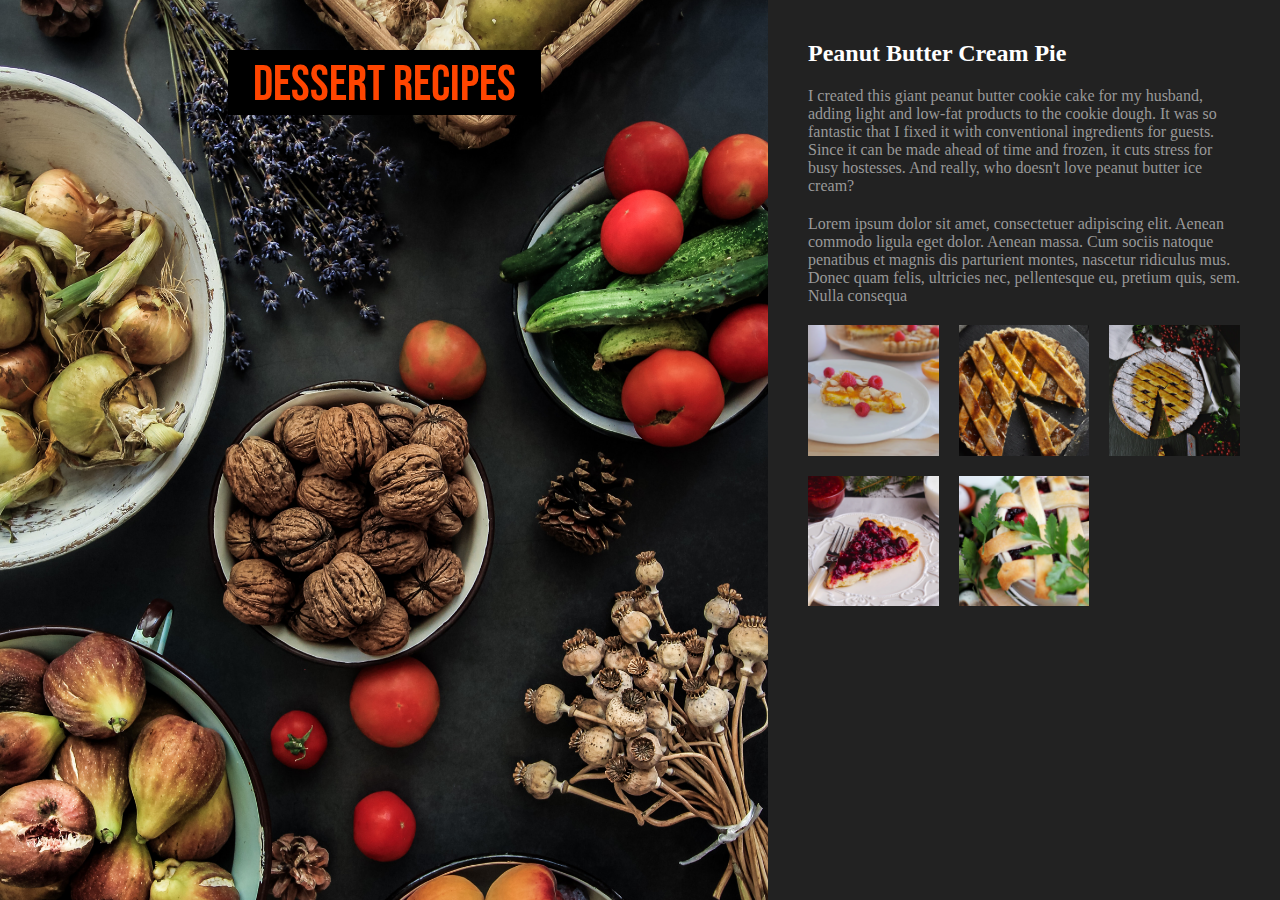
<file: htmlcss-s02e05/index.html>
<!DOCTYPE html>
<html>
    <head>
        <title>PIE</title>
        <meta name="viewport" content="width=device-width, user-scalable=yes">
        <link rel="stylesheet" href="style.css">
		<link rel="preconnect" href="https://fonts.googleapis.com">
		<link rel="preconnect" href="https://fonts.gstatic.com" crossorigin>
		<link href="https://fonts.googleapis.com/css2?family=Alatsi&family=Bebas+Neue&family=Montserrat:wght@900&display=swap" rel="stylesheet">
    </head>
    <body>
		<div class="cover">
			<h1 class="cover-title">
				DESSERT RECIPES
			</h1>
			<p>
				
			</p>
		</div>
		<div class="contents">
			<div class="contents-section">
				<img class="contents-section-cover" src="images/pie.png">
				<h2>
					<span>Peanut Butter</span>
					<span>Cream Pie</span>
				</h2>
				<p>
					I created this giant peanut butter cookie cake for my husband, adding light and low-fat products to the cookie dough. It was so fantastic that I fixed it with conventional ingredients for guests. Since it can be made ahead of time and frozen, it cuts stress for busy hostesses. And really, who doesn't love peanut butter ice cream?
				</p>
				<p>
					Lorem ipsum dolor sit amet, consectetuer adipiscing elit. Aenean commodo ligula eget dolor. Aenean massa. Cum sociis natoque penatibus et magnis dis parturient montes, nascetur ridiculus mus. Donec quam felis, ultricies nec, pellentesque eu, pretium quis, sem. Nulla consequa
				</p>
			</div>
			<div class="contents-section">
				<ul class="l_row clearfix">
					<li class="l_col l_col_4_12 l_col_ld_8_12 l_col_right">
						<div class="item">
							<img class="item-cover" src="images/cover01.png">
						</div>
					</li>
					<li class="l_col l_col_4_12">
						<div class="item">
							<img class="item-cover" src="images/cover02.png">
						</div>
					</li>
					<li class="l_col l_col_4_12">
						<div class="item">
							<img class="item-cover" src="images/cover03.png">
						</div>
					</li>
					<li class="l_col l_col_4_12">
						<div class="item">
							<img class="item-cover" src="images/cover04.png">
						</div>
					</li>
					<li class="l_col l_col_4_12">
						<div class="item">
							<img class="item-cover" src="images/cover05.png">
						</div>
					</li>
				</ul>
			</div>
		</div>

    </body>
</html>
</file>
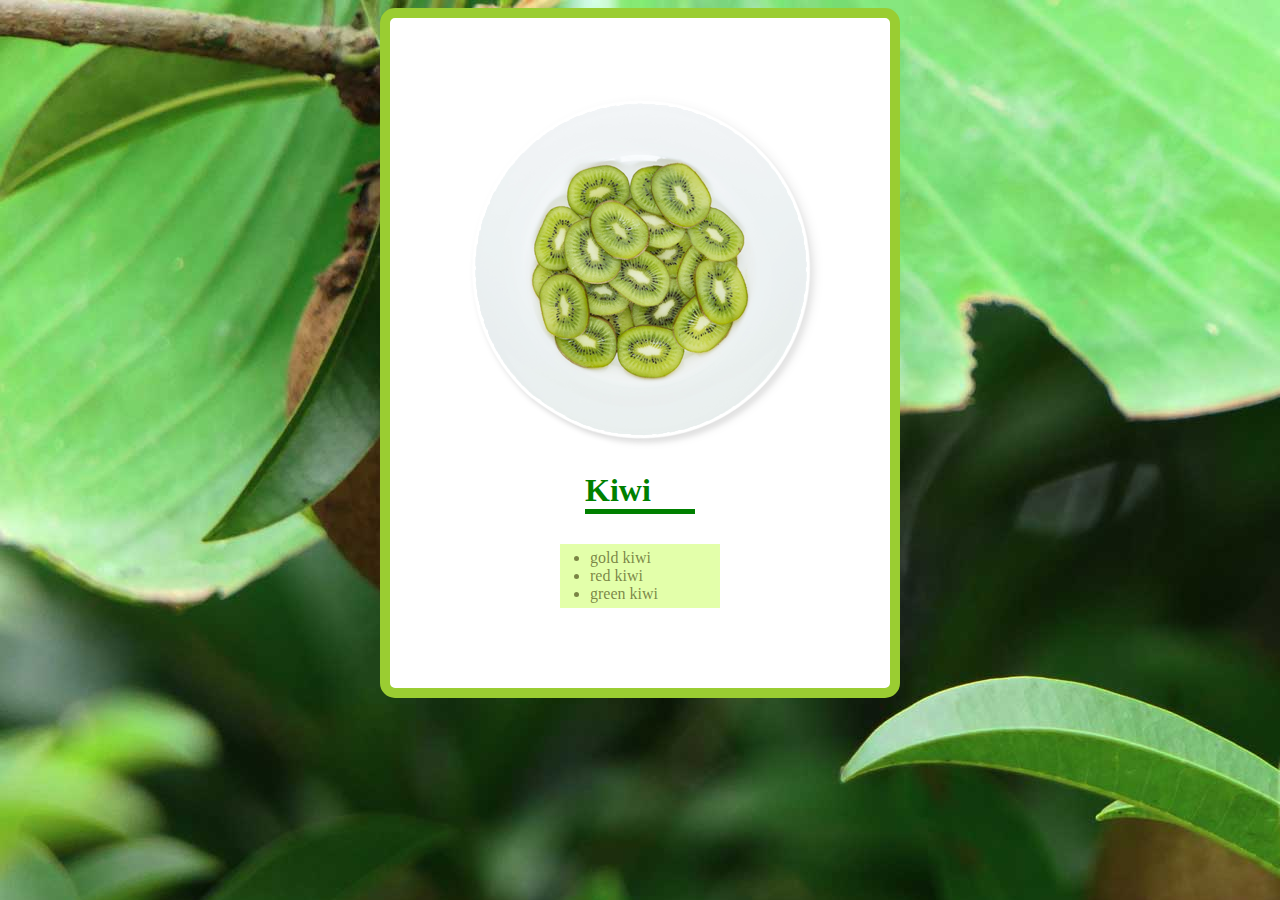
<file: htmlcss-s01e01/kiwi.html>
<!DOCTYPE html>
<html>
	<head>
		<meta charset="utf-8">
		<title>Fruit II</title>
				
		<link rel="stylesheet" href="style.css">
		
		<style>
			body {
				background-image: url("images/kiwi-bg.jpg");
			}
			h1{
				color: green;
				border-bottom: 5px solid green;
			}
			div {
				background-color:white;
				border-color: yellowgreen;
			}
			
			ul {
				color: #3309;
				background-color:#AF05;
			}
		</style>
	</head>
	<body>
		<div>
			
			<img src="images/kiwi.png">
			<h1>
				Kiwi
			</h1>
			<ul>
				<li>gold kiwi</li>
				<li>red kiwi</li>
				<li>green kiwi</li>
			</ol>
		</div>
	</body>
</html>
</file>
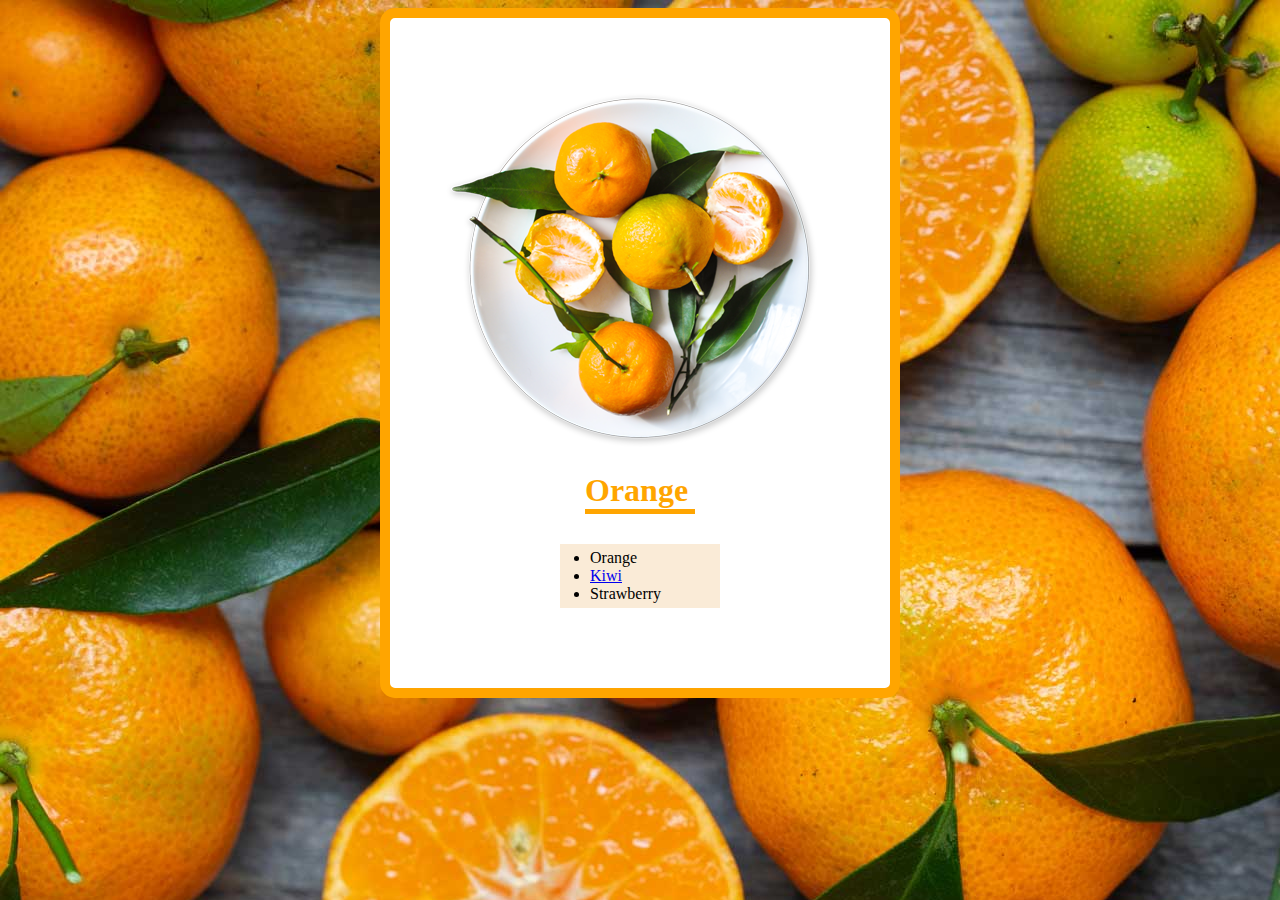
<file: htmlcss-s01e01/orange.html>
<!DOCTYPE html>

<html>
	<head>
		<meta charset="utf-8">
		<title>Fruit</title>
		<link rel="stylesheet" href="style.css">
		<style>
		</style>
	</head>
	<body>
		
		<div>
			<img src="images/orange.png">
			<h1>Orange</h1>
			<ul>
			<li>Orange</li>
			<li><a href="kiwi.html" target="_blank">Kiwi</a></li>
			<li>Strawberry</li>

			</ul>
		</div>
		
	</body>
</html>
</file>
<file: htmlcss-s01e03/mini2.html>
<!DOCTYPE html>
<html>
    <head>
        <style>
            body {
                background-color: #999;
            } 
            .container {
                background-color: #fff;
                width: 600px;
                margin: 50px auto;
            }
        </style>
    </head>
    <body>

        <div class="container">
            <a>wow</a>
        </div>

    </body>
</html>
</file>
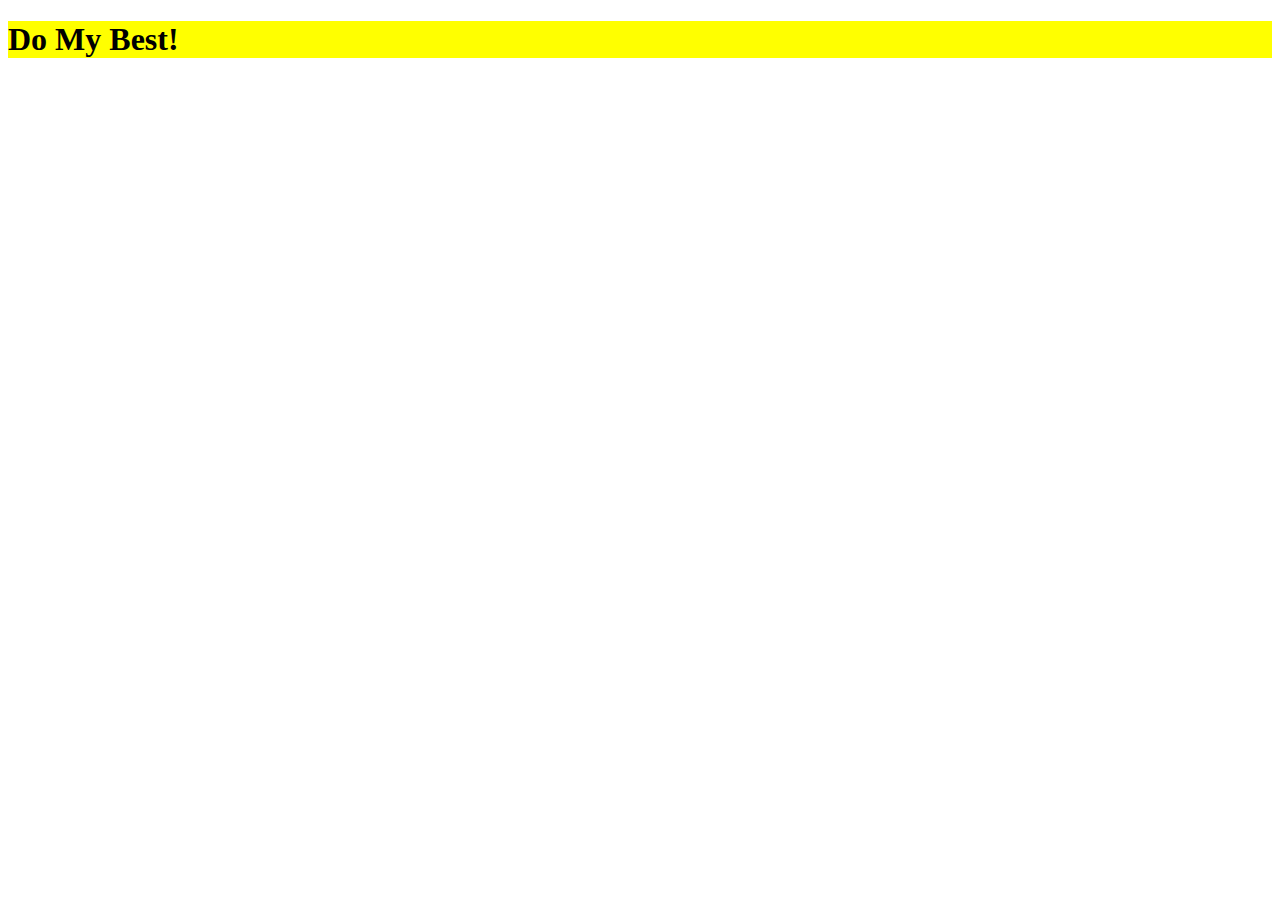
<file: htmlcss-s01e03/specificity.html>
<!DOCTYPE html>
<html>
    <head>
        <style>
			
			/*우선순위 : 태그 < 클래스 < 클래스 중첩*/
			.wow.wow1 {
				background-color: yellow;
			}
			.wow  {
				background-color: pink;
			}
			
			
			h1 {
				background-color: red;				
			}
			
			/*가상 클래스의 경우 실제 적용된 셀렉터를 명시해야 사용가능하다.*/
			.wow.wow1:hover {
				background-color: white;
			}
        </style>
    </head>
    <body>

        <h1 class="wow wow1">Do My Best!</h1>

    </body>
</html>
</file>
<file: htmlcss-s01e03/style.css>
h1, p {
	margin: 0;
	
}

a{
	color: inherit;
	text-decoration: none;
}


body {
	background-color: #999;
}


.frame{
	text-align: center;
}

.box{
	vertical-align: bottom;
	background-color: white;
	width: 350px;
	margin: 200px 15px;
	text-align: center;
	display: inline-block;
}

.box-robbot{
	margin-top: -200px;
}

.box-contents {
	padding: 20px;
}

.box-contents h1{
	margin: 20px auto 20px auto;
	text-align: center;
	border-top: 5px solid;
	border-bottom: 5px solid;
	display: inline-block;
}

.box.red {
	color: red;
}

.box.green {
	color: green;
	border-color: green;
}

.box.blue {
	color: blue;
	border-color: blue;
}

.box-contents p {
	text-align: left;
	color:  #999;
}

.box-footer{
	background-color: #efefef;
	padding: 20px;
}


.button {
	background-color: currentcolor;
	display: inline-block;
	padding: 10px 20px;
	border-bottom: 5px solid rgba(0, 0, 0, 0.2);
	border-radius: 10px;
}

/*
아래 속성만 적용하면 LAUNCH 글자가 아래로 내려가면서 
주변 블럭들이 다 같이 5px 움직이는 문제가 있다. 
vertical-align: bottom;
를 상단에 설정해주면 해결!.
*/
.button:active {
	border-bottom: 0;
	margin-top: 5px;
}

.button span {
	color: white;
}
</file>
<file: htmlcss-s01e05/style.css>
p, h1 {
	margin: 0;
	padding: 0;
	
}

body {
	background-color: #222;
}

.wrapper {
	width: 800px;
	margin: 0 auto;
}


.section {
	padding: 30px;
	margin: 10px 0px;
	text-align: right;
	overflow: hidden;
}


.section:nth-child(even) {
	text-align: left;
}

.section:nth-child(even) .section-cover {
	float: right;
}

.section.blue {
	background-color: dodgerblue;
	color: yellow;
}

.section.red {
	background-color: orangered;
	color: yellow;
}

.section.yellow {
	background-color: yellow;
	color: orangered;
}

.section::after {
	display: block;
	content: ' ';
	clear: both;
}


.section h1 {
	font-size: 80px;
	font-family: "Anton", sans-serif;
	font-weight: normal;
	line-height: 1;
	margin-bottom: 30px;
	display: inline-block;
	
}

.section h1 span {
	font-size: 0.5em;
	float: left;
	margin: 0 0.35em;
	opacity: 0.5;
}


.section:nth-child(even) h1 span {
	float: right;
}

.section h1 span:after {
	font-size: 0.5em;
	content: 'kcal';
	margin: 0 0.1em;
}

.section-cover {
	float: left;
	width: 200px;
	margin: 0 -60px;
	transition: margin .5s;
}

.section p {
	width: 500px;
	margin-left: auto;
	line-height: 1.5;
}

.section:nth-child(even) p {
	margin-left: 0;
}

/*.section-cover 에 있는 transition 설정이 애니메이션효과가 잡힌다.*/
.section:hover .section-cover {
	margin: 0 0;
}
</file>
<file: htmlcss-s01e06/style.css>
p, h1, h2 {
	margin: 0;
	padding: 0;
}

a {
	text-decoration: none;
	color: inherit;
}

body {
	background-color: #999;
}


.clearfix::after {
	clear: both;
	display: block;
	content: ' ';
}

.wrapper {
	width: 800px;
	margin: 150px auto;
	/*display: flow-root; /*최근 생긴 속성/ 2021.10 기준으로 IE 못함*/
	
}


.sidebar, .contents {
	background-color: white;
	border-radius: 3px;
}

.sidebar {
	float: right;
	width: 250px;
	margin-left: 20px;
	text-align: center;
	color: #444;
}

.sidebar-section {
	margin : 20px 0;
}

.contents {
	padding: 30px;
	overflow:hidden;
}

.cover {
	width: 100%;
	margin-top: -100px;
}

.title {
	line-height: 1;
	color: #6797b2;
}

.price {
	color: #6797b2;
	font-size: 30px;
}

.price::before {
	content: "$";
	font-size: 0.7em;
	margin-right: 0.2em;
	vertical-align: middle;
	opacity: 0.5;
}

.button {
	background-color: #6797b2;
	color: white;
	display: block;
	margin: 5px 20px;
	padding: 12px 0 10px 0;
	font-weight: bold;
	letter-spacing: 0.2em;
	text-indent: 0.2em;
}

.button.share {
	background-color: #aaa;
}


.section {
	margin-bottom: 20px;
}

.section:last-child{
	margin-bottom: 0;
}


.section h2 {
	color: #6797b2;
	border-bottom: 2px solid #ddd;
	margin-bottom: 20px;
}


.message {
	margin-bottom: 10px;
	overflow:hidden;
}

.massage:last-child {
	margin-bottom: 0;
}

.message-profile img, .message-profile::after, .message-profile::before {
	vertical-align: middle;
}

.message-profile img{
	border-radius: 50%;
	border: 3px solid #3d5f72;
}

.message-profile {
	float: left;
}

.message.answer .message-profile {
	float: right;
}

.message.answer .message-profile::after {
	display: none;
}

.message.question .message-profile::before {
	display: none;
}


.message-profile::after, .message-profile::before {
	content: ' ';
	width: 0;
	height: 0;
	display: inline-block;
	
	border-width: 10px;
	border-style: solid;
}


.message-profile::after {
	border-color: transparent #ddd transparent transparent;
}

.message-profile::before {
	border-color: transparent transparent transparent #ddd;
}

.message-contents {
	overflow:hidden;
	background-color: #ddd;
	padding: 20px;
	border-radius: 3px;
}

.star::before, .star {
	overflow: hidden;
	display: inline-block;
	width: 150px;
	height: 30px;
	background-image: url(images/star-sprite.png);
}


.star::before {
	content: ' ';
	display: block;
	background-position: left bottom;
	width: 0px;
}



.star.s01::before { width: 30px;}
.star.s02::before { width: 60px;}
.star.s03::before { width: 90px;}
.star.s04::before { width: 120px;}
.star.s05::before { width: 10px;}
</file>
<file: htmlcss-s01e08/style.css>
body, ul, h1, h2, p {
	margin: 0;
	padding: 0;
}

li {
	list-style-type: none;	
}

a {
	color: inherit;
	text-decoration: None;
}


.clearfix::after {
	clear: both;
	content: ' ';
	display: block;
}

.button {
	background-color: purple;
	color: violet;
	padding: 0.7em 1.2em 0.7em;
	display: inline-block;
}


body {
	background-color: #111;
	font-size: 14px;
	color: #999;
}

.wrapper {
	width: 1200px;
	margin : 0 auto;
}

.logo {
	float: left;
	background-image: url(images/logo.png);
	width: 100px;
	height: 80px;
	background-repeat: no-repeat;
	background-position: center;
	text-indent: -9999px;
	overflow: hidden;
}

.menu {	
	float: left;
}

.menu li {
	float:  left;
}

.menu li a{
	display: block;
	height: 80px;
	line-height: 80px;
	padding: 0 20px;
	position: relative;
}

.menu li a:before{
	content: " ";
	background-color: currentcolor;
	position: absolute;
	left: 0;
	right: 0;
	height: 3px;
	border-bottom-left-radius: 3px;
	border-bottom-right-radius: 3px;
	margin: 0 100px;
	transition: margin 0.5s;
	
}

.menu li a:hover {
	color: #fff;
	
}

.menu li a:hover:before {
	margin: 0;
}


.header {
	color: #999;
}

.contents  {
	margin: 0 auto;
	border-bottom: 1px solid #000;
}


.cover {
	background-image: url(images/cover.png);
	height: 300px;
	border-radius: 10px;
	position: relative;
}

.cover-car{
	position: absolute;
	right: 0;
	top: -60px;
}


.cover-contents {
	background-color: white;
	position: absolute;
	left : 0;
	top  : 0;
	bottom: 0;
	padding: 20px;
	margin: 20px;
	border-radius: 3px;
}

.cover-contents h1 {
	line-height: 1;
	font-family: 'Alatsi', sans-serif;
}

.cover-contents h1 string {
	display: block;
	color: orangered;
	line-height: 1;
}

.cover-contents p {
	margin: 10px 0;
}

.price {
	font-size: 40px;
	font-family: 'Montserrat', sans-serif;
	color: orange;
}

.price:before {
	content: '$';
}


.price:after {
	content: '/mo';
	font-size: 0.5em;
	color: #999;
}

.discription {
	width: 300px;
}


.service {
	padding: 30px 0px;
}

.service-item  {
	float: left;
	width: 33.333333%;
	color: #999;
}

.service-item-cover {
	float: left;
}

.service-item-contents {
	overflow: hidden;
	padding: 5px 10px;

}

.service-item-contents h2 {
	margin-bottom : 10px;
}

.footer {
	border-top: 1px solid #333;
	padding: 20px 0;
}

.footer-logo {
	padding-right: 0.3em;
	margin-right: 0.5em;
	position: relative;
}

.footer-logo:after {
	content: ' ';
	position: absolute;
	width: 3px;
	right: -0.25em;
	top: 0;
	bottom: 0;
	opacity: 0.1;
	margin-bottom: 0.15em;
	background-color:white;
	border-radius: 3px;
}
</file>
<file: htmlcss-s02e01/style.css>
body, h1, ul, h2,  p {
	margin: 0;
	padding: 0;
}


li {
	list-style-type: None;
}


body {
	background-image: url(images/bg.png);
	background-color: #0e0e0e;
	color: white;
}

.wrapper {
	max-width: 1200px;/*1200px;*/
	margin: 0 auto;
	padding: 0 40px;
}

.timeline {
	margin: 0 -40px;
	padding: 20px 0;
	position: relative;
}

.timeline:before {
	content: ' ';
	width: 4px;
	background-color: blue;
	position: absolute;
	left: 50%;
	top: 70px;
	bottom: 20px;
	transform: translateX(-50%);
}


.timeline-item {
	
	width: 50%;
	padding: 0 40px;
	box-sizing: border-box;
	position: relative;
}

.timeline-item:before {
	content: ' ';
	background-image: url(images/bg.png);
	position: absolute;
	width: 30px;
	height: 30px;
	right: 0;
	border-radius: 50%;
	border: 6px solid blue;
	margin: 50px -21px;
}

.timeline-item:after {
	content: ' ';
	background-color: blue;
	position: absolute;
	width: 20px;
	height: 5px;
	right: 0;
	top: 60px;
	margin: 0 30px;
}


.timeline-item:nth-child(even) {
	margin-left: auto;
	margin-top : -220px;
	margin-bottom : -220px;
}

.timeline-item:nth-child(even):before,
.timeline-item:nth-child(even):after{
	left: 0;
}

.tour {
	background-color: black;
	min-height: 400px;
}


.tour-cover {
	width: 100%;
	
}

.tour-contents {
	padding: 30px;
	
}

.tour-contents h2 {
	margin-bottom: 20px;
	font-size: 50px;
}

.tour-contents h2 string {
	display:block;
	color: #999;
}


.tour-contents p {
	line-height: 1.4;
	color: #999;
}


@media (max-width : 720px) {
	.timeline-item, 
	.timeline-item:nth-child(even) {
		width: auto;
		margin-left: 50px;
		margin: 0 0 40px 30px;
	}
	
	
	.timeline:before {
		content: ' ';
		left: 28px;
		transform: None;
	}
	
	.timeline-item:before,
	.timeline-item:after {
		left: 0;
	}
}
</file>
<file: htmlcss-s01e01/style.css>
body {
				color: black;
				background-color: orange;
				background-image: url(images/orange-bg.jpg);
				
			}
			div {
				background-color: white;
				width:400px;
				padding: 50px;
				margin-left: auto;
				margin-right: auto;
				
				border-width: 10px;
				border-style:solid;
				border-color: orange;
				border-radius: 15px;
			}
			h1 {
				color: orange;
				border-bottom: 5px solid orange;
				width: 110px;
				margin: 0px auto;
			}
			
			ul{
				background-color: antiquewhite;
				width: 100px;
				margin: 30px auto;
				padding: 5px 30px;
			}
</file>
<file: htmlcss-s01e02/style.css>
/********* default style reset  **********/
h1, h2, p, ul, li {
	margin: 0;
	padding:0;
}

li {
	list-style-type: none;
}
/********* default style reset  **********/



body {
	background-color: gray;
	background-image: url(images/halloween-background.gif);
	background-attachment: fixed;
	background-size: cover;
	background-position: center;
}

div.wrapper {
	background-color: #BBB;
	width: 800px;
	margin: 50px auto;
}

div.header {
	background-image: url("images/halloween-header-bg.png");
	color: white;
	height: 400px;  /*height 은 왠만하면 지정하지 않는것이 좋긴하다*/
	text-align: center;
}

.header > .profile {
	margin-top: 30px;
}

.header > h1 {
	color: violet;
	margin: 10px 0;
}

.header > p {
	background-color: black;
	color: #888;
	width: 400px;
	text-align: left;
	margin: 0 auto;
	padding: 10px;
	
	border-radius: 5px;
}


.section {
	background-image: url(images/icon-information.png);
	background-repeat: no-repeat;
	background-position: right 30px center;
	background-color: white;
	margin: 20px;
	padding: 20px;
}

.skills {
	background-image: url(images/icon-skills.png);
}


.section > h2 {
	color: orangered;
	margin-bottom: 20px;
	--border-bottom: 2px solid #eee;
}

.section li {
	padding: 6px 10px 4px;
	border-left: 5px solid #ddd;
}

.section li:hover {
	color:orangered;
	border-color: orangered;
}


div.footer {
	background-color: #111;
	color: #999;
	padding: 10px 0;
	text-align: center;
	color:  violet;
	letter-spacing: 5px;
	text-indent: 5px;
}
</file>
<file: htmlcss-s01e04/style.css>
a{
	text-decoration: none;
	color: inherit;
}

/*CSS Reset*/
ul, body, p, h1 {
	padding: 0;
	margin: 0;
}

li {
	list-style-type: none;
}

body {
	background-image: url(images/bg.png);
	background-attachment: fixed;
	background-position: center;
}

.wrapper {
	background-position: center;
	background-image: url(images/rope.png);
	width: 800px;
	margin: 0 auto;
}

.header {
	text-align: center;
}

.logo {
	background-image: url(images/logo.png);
	width: 450px;
	height: 140px;
	display: inline-block;
	margin: 20px 0;
	text-indent: -9999px;
}

.menu {
	margin: 50px auto;
	width: 300px;
	color: #666;
	
}

.menu li {
	margin-bottom: 5px;
}

.menu li a {
	padding: 5px 0;
	border: 2px solid;
	display: block;
}

.menu li a:hover {
	color: orange;
}


.section {
	background-image: url(images/wood.png);
	background-color: #7d410d;
	margin: 50px 0;
	padding: 30px;
	border: 10px solid #883a1d;
	color: antiquewhite;
	border-radius: 10px;
	box-shadow: 0 0 30px 20px rgba(0, 0, 0, 0.6), 
		inset 0 0 10px rgba(0, 0, 0, 0.5);
}

.section h1 {
	margin-bottom: 20px;
	font-size: 50px;
	font-family: 'Mrs Sheppards', cursive;
	line-height: 174px;
	background-repeat:  no-repeat;
	background-position: right center;
}

.section:nth-child(even) h1{
	background-position: left center;
	text-align: right;
}

.section:nth-child(odd) h1{
	background-position: right center;
	text-align: left;
}

.section h1.animal01 {
	background-image: url(images/animal01.png);
	color: orange;
}

.section h1.animal02 {
	background-image: url(images/animal02.png);
	color: pink;
}

.section h1.animal03 {
	background-image: url(images/animal03.png);
	color: orangered;
}

.section h1.animal04 {
	background-image: url(images/animal04.png);
	color: #ddd;
}


.section p {
	line-height: 1.6;

}


.section p strong {
	background-color: #883a1d;
	padding: 0 20px;
	color: lemonchiffon;
	border-radius: 10px;
}


.footer {
	background-color: #7d410d;
	color: pink;
	text-align: center;
	border-bottom: 10px solid rgba(0,0,0,0.4);
	border-radius: 10px;
	overflow: hidden;
	box-shadow: 0 0 30px 20px rgba(0, 0, 0, 0.6), 
		inset 0 0 10px rgba(0, 0, 0, 0.5);
}

.footer:before {
	display: block;
	background-image: url(images/ground.png);
	background-repeat: repeat-x;
	height: 50px;
	content: ' ';
}

.footer p {
	
}
</file>
<file: htmlcss-s01e07/style.css>
/*CSS Reset*/
body, h1, h2, p {
	margin: 0;
	padding: 0;
}

h1, h2 {
	font-size: 100%;
}

/*
html, body {
	height: 100%;
}
*/

.clearfix::after {
	content: ' ';
	display: block;
	clear: both;
}

body {
	background-color: #ddd;
}

.cover {
	background-image: url(images/background.png);
	background-size: cover;
	background-position: center;
	color: white;
	height: 50vh; /*viewport height : 전체화면의 100%*/
	font-size: 10vw;
	position: relative;
}


.cover h1 {
	font-family: 'Work Sans', sans-serif;
	background-color: orangered;
	position: absolute;
	left: 50%;
	top: 50%;
	transform: translate(-50%, -50%);
	line-height: 1;
	padding: 0.08em 1em 0.02;
	border-radius: 5px;
	
}

.wrapper {
	width: 980px;
	margin: 50px auto;
}

.section {
	background-color: white;
	margin: 50px;
	padding: 30px;
	border-radius: 10px;
	color: #555;
	text-align:right;
	position: relative;
}

.section-contents {
	display: inline-block;
}

.section h2 {
	margin-bottom: 30px;
	font-family: 'Work Sans', sans-serif;
	font-size: 40px;
	border-bottom: 10px solid;
	display: inline-block;
}



.section.strawberry h2 {
	color: orangered;
	border-color: forestgreen;
}

.section.orange h2 {
	color: orange;
	border-color: antiquewhite;
}


.section.kiwi h2 {
	color: forestgreen;
	border-color: #c78c8c;
}

.section p {
	float: left;
	width: 250px;
	margin-right: 20px;
	line-height: 1.6;
}


.section p:last-child {
	margin-right: 0;
}


.section-cover {
	position: absolute;

	left: 0px;
	top: 50%;	
	transform: translateY(-50%);
	
	margin-left: -150px;
	
}

.section:nth-child(even){
	text-align: left;
}

.section:nth-child(even) .section-cover{
	left: auto;
	right: 0;
	margin-right: -150px;
}
</file>
<file: htmlcss-s02e02/style.css>
/*Reset*/

body, p, a, h1, h2, h3, ul, li {
	margin: 0;
	padding: 0;
}

h1, h2,h3, h4,  h5, h6 {
	font-size: 100%;
	font-weight: normal;
}

li {
	list-style-type:none;
}

a {
	text-decoration: None;
	color: inherit;
}

html {
	font-family : sans-serif;
}

/*layout*/
.l_wrapper{
	max-width: 960px;
	margin: 0 auto;
	padding: 0 20px;
}


.l_sidebar {
	float: right;
	margin-left: 20px;
	width: 300px;
}



.l_main{
	overflow: hidden;
}


/* commons */
.clearfix:before,
.clearfix:after {
	content: '  ';
	display: table;
}

.button {
	background-color: #333;
	color: white;
	padding: 0.5em 1em;
	display: inline-block;
}

.button_block {
	display: block;
	text-align: center;
}

.button_important {
	background-color: orangered;
}

/* Util */
.mb_5 {margin-bottom: 5px;}
.mb_10 {margin-bottom: 5px;}
.mb_15 {margin-bottom: 5px;}
.mb_20 {margin-bottom: 5px;}

.star::before, .star {
	overflow: hidden;
	display: inline-block;
	width: 150px;
	height: 30px;
	background-image: url(images/star-sprite.png);
}


.star::before {
	content: ' ';
	display: block;
	background-position: left bottom;
	width: 0px;
}


.star.s01::before { width: 30px;}
.star.s02::before { width: 60px;}
.star.s03::before { width: 90px;}
.star.s04::before { width: 120px;}
.star.s05::before { width: 150px;}


/*contents*/
body {
	background-image: url(images/bg.png);
	color: #999;
}


.contents {
	padding: 40px 0;
}


.checkout {
	background-color: #222;
}




.checkout-section {
	margin: 20px;
}

.video {
	padding-top: 56.25%;
	position:relative;
}


.video-iframe {
	position:absolute;
	left: 0;
	top: 0;
	width: 100%;
	height: 100%;
}

.price {
	font-size: 40px;
	color: dodgerblue;
	font-weight: bold;
}


.price-discount {
	font-size: 0.5em;
	color: #aaa;
	font-weight: normal;
	position: relative;
	
}

.price-discount:before {
	content: ' ';
	position: absolute;
	left:  0;
	right: 0;
	height: 2px;
	bottom: 0.6em;
	background-color: white;
}


.course-cover {
	background-image: url(images/cover.png);
	background-size: cover;
	background-position: center;
	padding: 30px;
	position: relative;
	font-family: 'Bebas Neue', cursive;
}

.course-cover:after {
	content: ' ';
	position: absolute;
	left: 0;
	right: 0;
	top:0;
	bottom: 0;
	background: -moz-linear-gradient(top,  rgba(0,0,0,0.65) 0%, rgba(0,0,0,0) 100%);
	background: -webkit-linear-gradient(top,  rgba(0,0,0,0.65) 0%,rgba(0,0,0,0) 100%);
	background: linear-gradient(to bottom,  rgba(0,0,0,0.65) 0%,rgba(0,0,0,0) 100%);
	filter: progid:DXImageTransform.Microsoft.gradient( startColorstr='#a6000000', endColorstr='#00000000',GradientType=0 );

}


.course-creator,
.course-title {
	position: relative;	
	z-index: 10;
}

.course-creator {
	float: right;
	margin-left: 10px;
	width: 100px;
	
	text-align: right;
}

.course-creator-logo {
	width: 50px;
	border-radius: 50%;
}

.course-creator-contents {
	padding: 5px;
}

.course-creator-contents strong {
	display: block;
}


.course-title {
	display:hidden;
}

.course-title h1 {
	color: white;
	font-size: 40px;
	font-weight: bold;
	line-height: 1.1;
	margin-bottom: 20px;
	text-transform: uppercase;
}

.course-title  p {
	margin-bottom: 20px;
}

.course-section {
	margin: 20px 0;
}

.course-section h2 {
	font-size: 30px;
	color: #999;
	border-bottom: 2px solid;
	margin-bottom: 20px;
}

.course-section-contents {
	
}

.curriculum {
}


.curriculum-item {
	margin-bottom: 10px;
	background-color: #222;
	
}

.curriculum-item:last-child{
	margin-bottom: 0px;
}

.curriculum-item h3 {
	padding: 5px 20px;
}

.curriculum-item-list {
	background-color: #0e0e0e;
	padding: 20px 0;
	margin: 5px;
	
}

.curriculum-link {
	background-color: rgba(255, 255, 255, 0.01);
	display: block;
	margin 5px 20px;
	padding: 10px;
}


.curriculum-link:hover {
	color:white;
}

.curriculum-link:before {
	content: ' ';
	width: 0;
	height: 0;
	border: 5px solid;
	border-color: transparent transparent transparent currentColor;
	display:inline-block;
	transform : translateY(-2px);
}

.curriculum-link span {
	float: right;
	font-size: 10px;
}

.footer {
	background-color : rgba(0, 0, 0, 0.3);
}



@media (max-width: 768px ) {
	.l_sidebar {
		width: auto;
		float: None;
		margin-left: 0;
	}
}


@media (max-width: 480px ) {
	.course-cover {
		text-align: center;
	}
	.course-creator {
		float: None;	
		margin: 0;
		width: auto;
		text-align:center;
	}
	
	.curriculum-link span {
		display: none;
	}
}
</file>
<file: htmlcss-s02e03/style.css>
/* CSS Reset */
body, p, a, h1, h2, h3, ul, li {
	margin: 0;
	padding: 0;
}

h1, h2,h3, h4,  h5, h6 {
	font-size: 100%;
	font-weight: normal;
}

li {
	list-style-type: None;
}

a {
	text-decoration: none;
	color: inherit;
}

img {
	max-width: 100%;
	vertical-align: bottom;
}

html {
	font-family: sans-serif;
	font-size: 62.5%;
}

body {
	font-size: 1.4rem;
}


/* Typograph */

/* Util */
.mb_5 { margin-bottom: 5px; }

/* Layouts */
.l_wrapper {
	width: 960px;
	margin: 0 auto;
}

.l_sidebar {
	float: right;
	margin-left: 20px;
	width: 200px;
}

.l_main {
	overflow: hidden;
}

.l_row {
	margin: 0 -10px -20px -10px;	
}

.l_col {
	float: left;
	padding: 0 10px;
	box-sizing: border-box;
	margin-bottom: 20px;
}


.l_col_half {
	width: 50%;
}

.l_col_12_12 { width: 100%; }
.l_col_11_12 { width: 91.66666667%; }
.l_col_10_12 { width: 83.33333333%; }
.l_col_9_12  { width: 75%; }
.l_col_8_12  { width: 66.66666667%; }
.l_col_7_12  { width: 58.33333333%; }
.l_col_6_12  { width: 50%; }
.l_col_5_12  { width: 41.66666667%; }
.l_col_4_12  { width: 33.33333333%; }
.l_col_3_12  { width: 25%; }
.l_col_2_12  { width: 16.66666667%; }
.l_col_1_12  { width: 8.33333333%; }


/* Commons */
.clearfix:after {
	content: ' ';
	display: table;
}

.clearfix:after {
	clear: both;
}



.star,
.star:before {
    content: ' ';
    width: 150px;
    height: 30px;
    background-image: url(images/star-sprite.png);
    overflow: hidden;
}

.star:before {
    width: 0;
    display: block;
    background-position: left bottom;
}

.star_1:before { width: 20%; }
.star_2:before { width: 40%; }
.star_3:before { width: 60%; }
.star_4:before { width: 80%; }
.star_5:before { width: 100%; }

/* Buttons */
.button {
	background-color: #333;
	color: white;
	padding: 0.5em 1em;
	display: inline-block;	
}

.button_block {
	display: block;
	text-align: center;	
}

.button_important {
	background-color: orangered;
}


/* Components */
body {
	background-image: url(images/bg.png);
	color: #999;
}

.header {
    background-color: rgba(0,0,0,0.3);
}

.header-logo {
	display: inline-block;
	float: left;
}

.header-menu {
	float: left;
}

.header-menu_right {
	float: right;
}

.header-menu li {
	float: left;
}

.header-menu li a {
	display: block;
	height: 50px;
	line-height: 50px;
	padding: 0 10px;
}

.header-menu li a:hover {
	color: white;
}

.contents {
	padding: 40px 0;
}

.checkout {
	background-color: #222;
}

.checkout-section {
	margin: 20px;
}

.video {
	background-color: dodgerblue;	
	padding-top: 56.25%;
	position: relative;
}

.video-iframe {
	position: absolute;
	left: 0;
	top: 0;
	width: 100%;
	height: 100%;
}

.price {
	font-size: 25px;
	font-weight: bold;
	color: orangered;
}

.price-discount {
	font-weight: normal;
	color: #999;
	font-size: 0.5em;
	position: relative;
}

.price-discount:before {
	content: ' ';
	position: absolute;
	left: 0;
	right: 0;
	height: 2px;
	bottom: 0.6em;
	opacity: 0.3;
	background-color: white;
}

.course-cover {
	background-image: url(images/cover.png);
}

.course-section {
	background-color: orange;
	margin: 20px 0;
}


/*Item*/

.item {
	background-color: #333;
}


.item-contents {
	padding: 20px;
}


.item-contents p {
	line-height: 1.6;
	height: 8em;
	overflow: hidden;
}

.item-contents h2 {
	font-size: 1.5em;
	color: white;
	margin-bottom: 10px;
	white-space: nowrap;
	overflow: hidden;
	text-overflow: ellipsis;
}

.item-cover {
	width: 100%;
	display:block;
}

.item-footer {
	background-color: rgba(0,0,0,0.15);
	padding: 20px;
}



.footer {
    background-color: rgba(0,0,0,0.3);
	padding: 50px 0;
	border-top: 2px solid #444;
}


/* Mediaqueries */
@media ( min-width: 1400px  ) {
	.l_wrapper {
		max-width: 1400px;
	}
	.l_col_ld_12_12 { width: 100%; }
	.l_col_ld_11_12 { width: 91.66666667%; }
	.l_col_ld_10_12 { width: 83.33333333%; }
	.l_col_ld_9_12  { width: 75%; }
	.l_col_ld_8_12  { width: 66.66666667%; }
	.l_col_ld_7_12  { width: 58.33333333%; }
	.l_col_ld_6_12  { width: 50%; }
	.l_col_ld_5_12  { width: 41.66666667%; }
	.l_col_ld_4_12  { width: 33.33333333%; }
	.l_col_ld_3_12  { width: 25%; }
	.l_col_ld_2_12  { width: 16.66666667%; }
	.l_col_ld_1_12  { width: 8.33333333%; }
}

@media ( max-width: 768px  ) {
	html {
		font-size: 80%;
	}
	.l_col {
		width: 33.333333333%
	}
	
	.l_col_tablet_12_12 { width: 100%; }
	.l_col_tablet_11_12 { width: 91.66666667%; }
	.l_col_tablet_10_12 { width: 83.33333333%; }
	.l_col_tablet_9_12  { width: 75%; }
	.l_col_tablet_8_12  { width: 66.66666667%; }
	.l_col_tablet_7_12  { width: 58.33333333%; }
	.l_col_tablet_6_12  { width: 50%; }
	.l_col_tablet_5_12  { width: 41.66666667%; }
	.l_col_tablet_4_12  { width: 33.33333333%; }
	.l_col_tablet_3_12  { width: 25%; }
	.l_col_tablet_2_12  { width: 16.66666667%; }
	.l_col_tablet_1_12  { width: 8.33333333%; }
} 

@media ( max-width: 480px  ) {
	.l_col_mobile_12_12 { width: 100%; }
	.l_col_mobile_11_12 { width: 91.66666667%; }
	.l_col_mobile_10_12 { width: 83.33333333%; }
	.l_col_mobile_9_12  { width: 75%; }
	.l_col_mobile_8_12  { width: 66.66666667%; }
	.l_col_mobile_7_12  { width: 58.33333333%; }
	.l_col_mobile_6_12  { width: 50%; }
	.l_col_mobile_5_12  { width: 41.66666667%; }
	.l_col_mobile_4_12  { width: 33.33333333%; }
	.l_col_mobile_3_12  { width: 25%; }
	.l_col_mobile_2_12  { width: 16.66666667%; }
	.l_col_mobile_1_12  { width: 8.33333333%; }
	
	.header-menu {
		float: left;
	}
	
	.item-contents p {
		height: auto;
	}

}

}
</file>
<file: htmlcss-s02e05/style.css>
/* Reset CSS */
body, h1, h2, ul, p {
    margin: 0;
    padding: 0;
}

li {
    list-style-type: none;
}

a {
    color: inherit;
    text-decoration: none;
}

/* Clearfix */
.clearfix:before,
.clearfix:after {
    content: ' ';
    display: table;
}

.clearfix:after {
    clear: both;
}

/* Layouts */
.l_row {
    margin: 0 -10px 0 -10px;
}

.l_col {
    float: left;
    box-sizing: border-box;
    padding: 0 10px;
    margin-bottom: 20px;
}

.l_col_right {
	float: right;
}

.l_col_12_12 { width: 100%; }
.l_col_11_12 { width: 91.66666667%; }
.l_col_10_12 { width: 83.33333333%; }
.l_col_9_12  { width: 75%; }
.l_col_8_12  { width: 66.66666667%; }
.l_col_7_12  { width: 58.33333333%; }
.l_col_6_12  { width: 50%; }
.l_col_5_12  { width: 41.66666667%; }
.l_col_4_12  { width: 33.33333333%; }
.l_col_3_12  { width: 25%; }
.l_col_2_12  { width: 16.66666667%; }
.l_col_1_12  { width: 8.33333333%; }

/* Components */
body {
	background-color: #222;
	color: #999;
}

.cover {
	background-image: url(images/cover.png);
	background-size: cover;
	background-position: center;
	padding: 50px 0;
	text-align: center;
}


.cover-title {
	background-color: black;
	display: inline-block;
	color: orangered;
	
	font-size: 50px;
	font-family: 'Bebas Neue', cursive;
	font-weight: normal;
	padding: 0.1em 0.5em 0;
}

.contents {
	padding: 40px;
}

.contents-section {
	margin-bottom: 20px;
}

.contents-section:last-child {
	margin-bottom: 0;
}

.contents-section h2 {
	color: white;
	margin-bottom: 20px;
}

.contents-section h2 span {
	white-space: nowrap;
}

.contents-section p {
	margin-bottom: 20px;
}

.contents-section-cover {
	display: none;
	float: right;
	margin-right: -40px;
	margin-left: 30px;
}


.item {
	background-color: #222;
	padding-top: 100%;
	position: relative;
	overflow: hidden;
}

.item-cover {
	position: absolute;
	width: 100%;
	left: 0;
	top: 0;
	transition: all .5s;
	opacity: 1;
}

.item:hover .item-cover {
	transform: scale(1.1);
	opacity: 1;
}


/* Mediaqueries */
@media (min-width: 768px) {
	.cover {
		position: fixed;
		left : 0;
		top: 0;
		width: 60vw;
		height: 100vh;
	}
	
	.contents {
		margin-left: 60vw;
	}
	
}

@media (min-width: 1400px) {
	.cover {
		padding: 0;
	}
	.cover-title {
		position: absolute;
		left : 0;
		top:  50%;
		font-size: 6vw;
		transform: translateY(-50%);
	}
	
	.contents-section-cover {
		display: block;
	}
	
	.item-cover {
		opacity: 0.6;
	}
	
	.l_col_ld_8_12 {width: 66.666666667%;}
}
</file>
